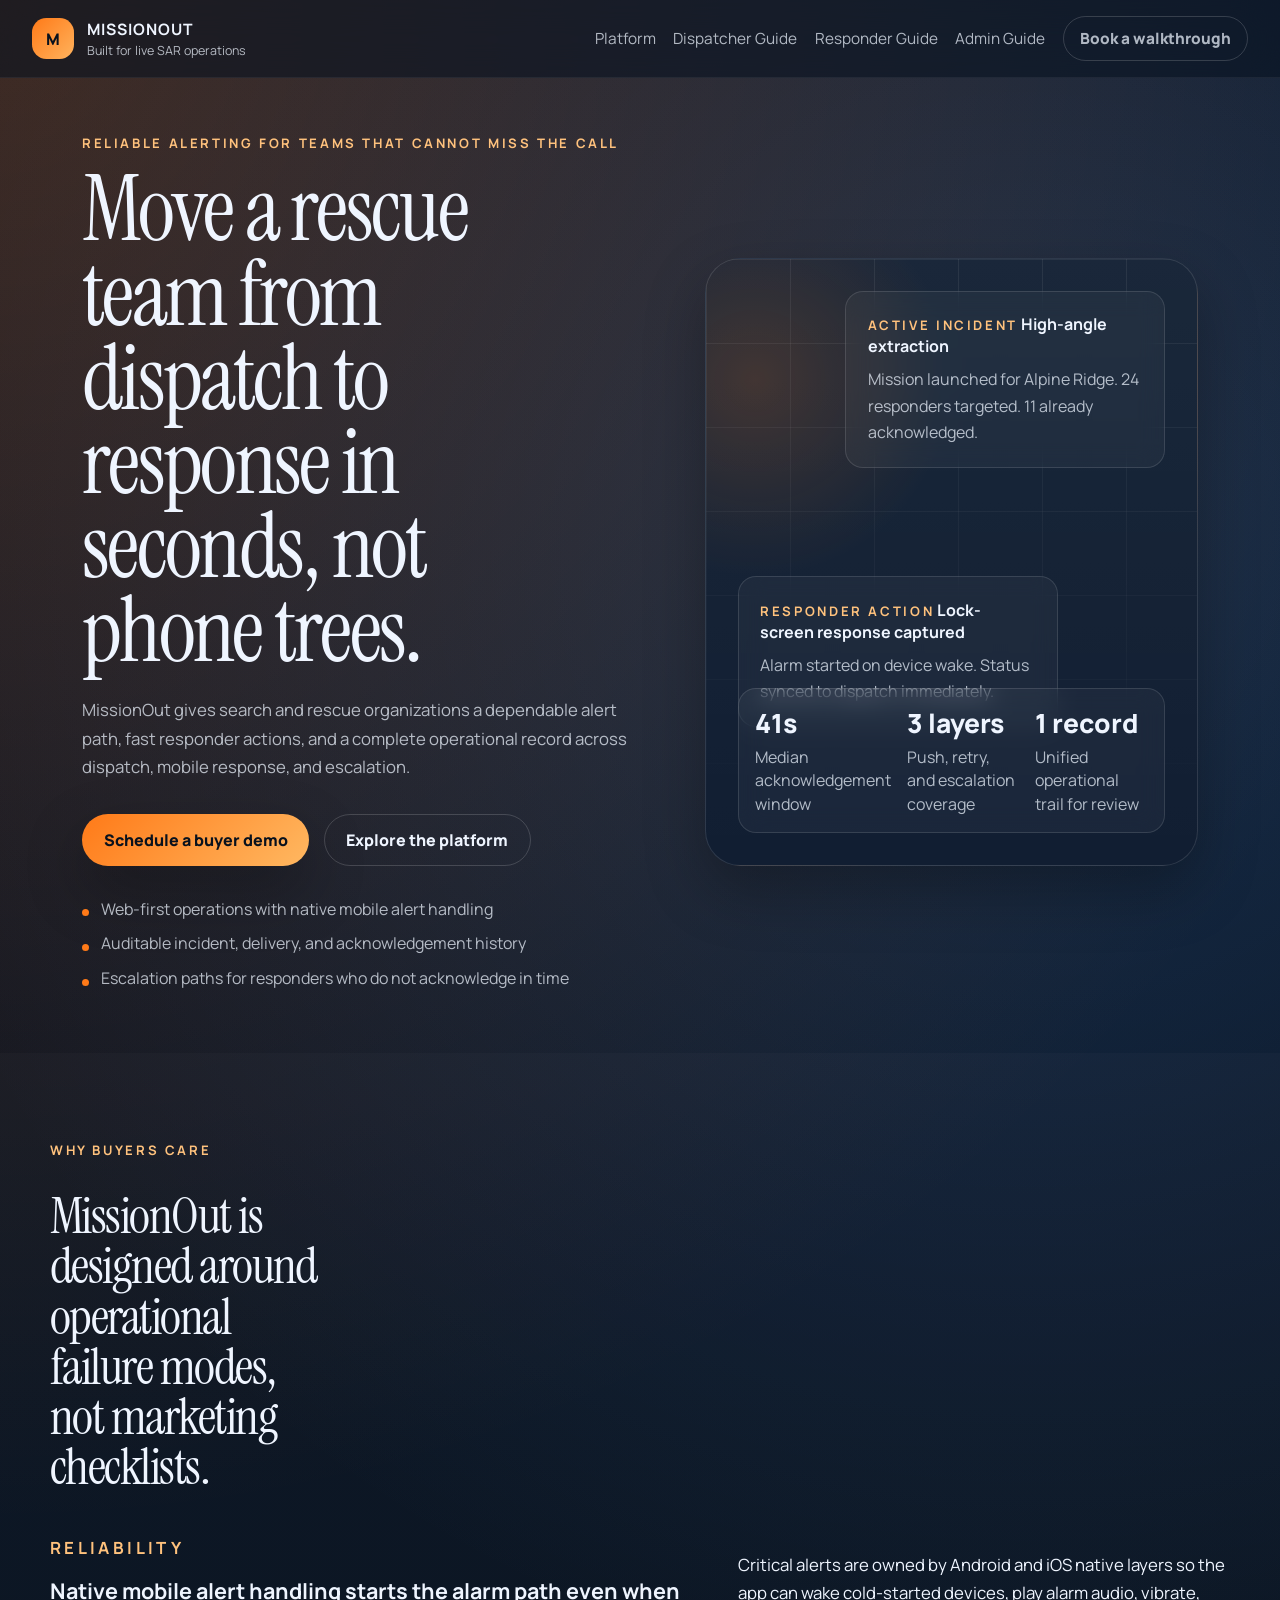
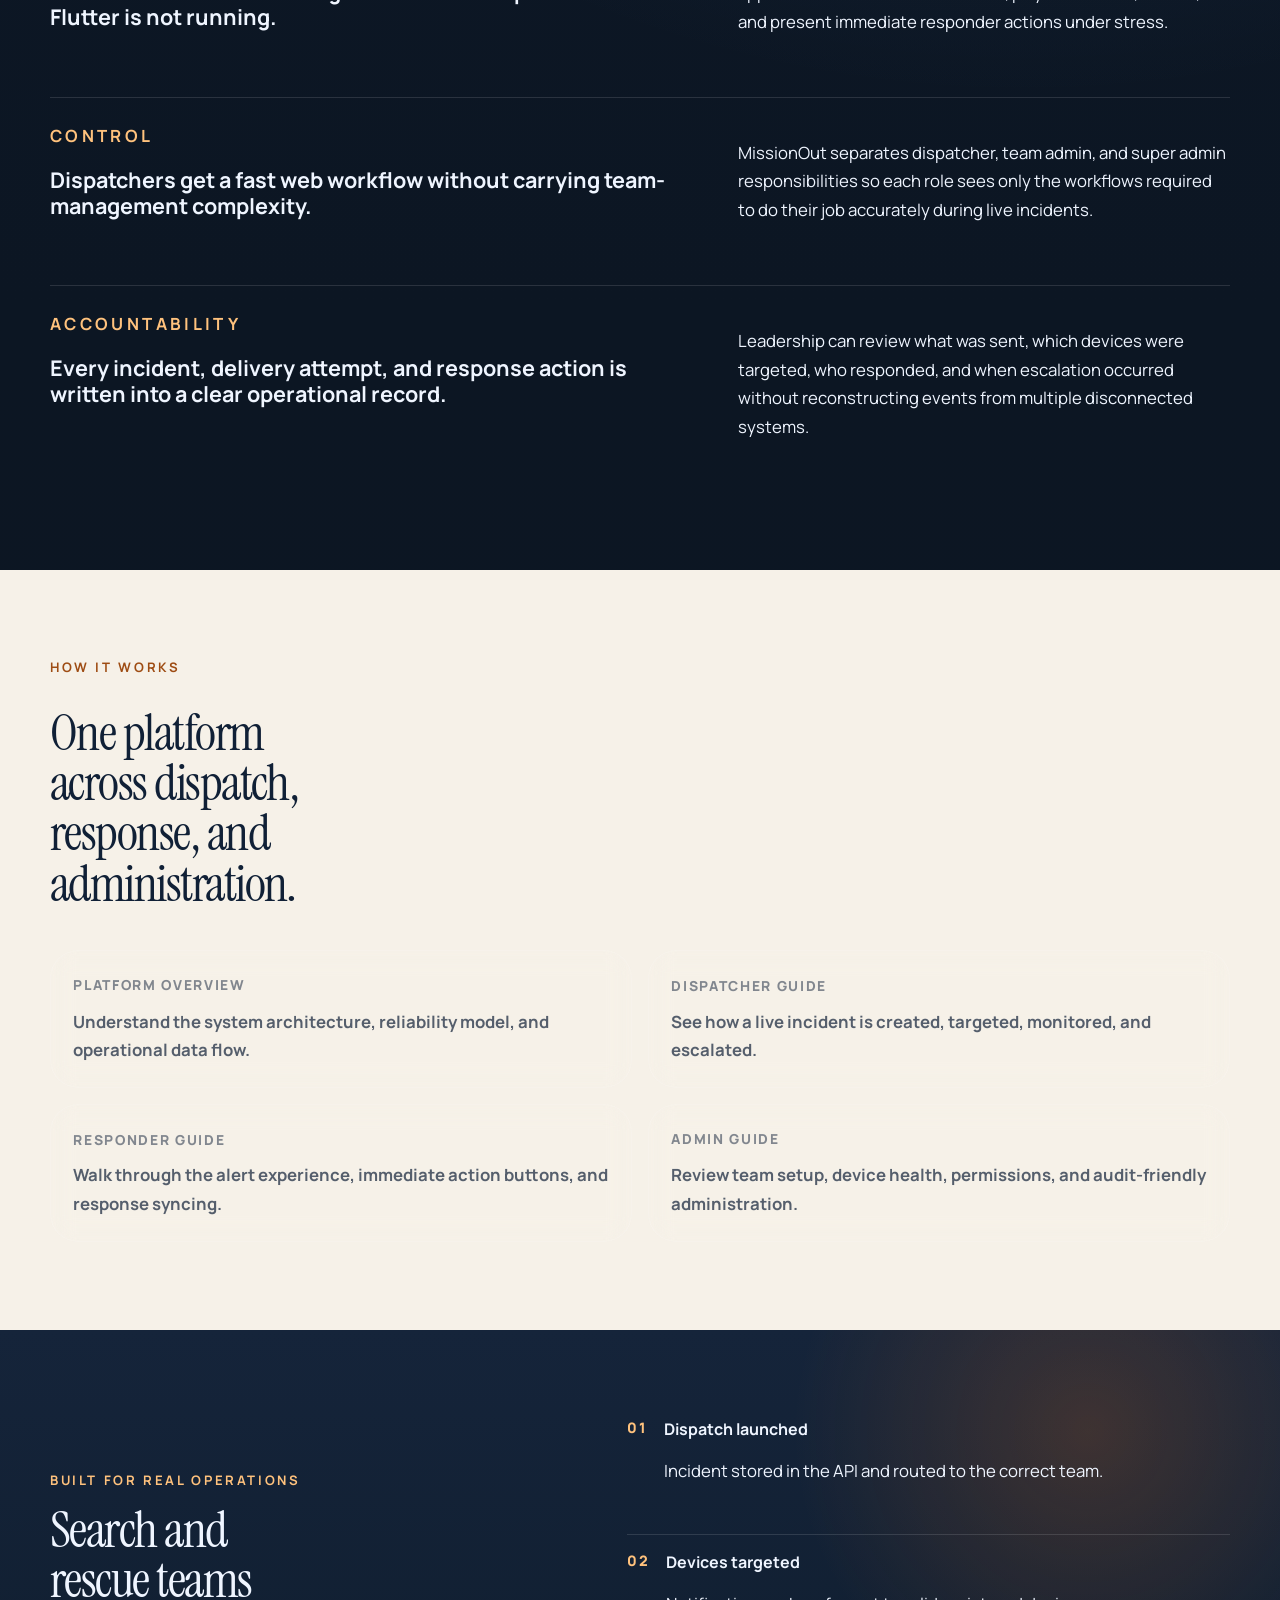
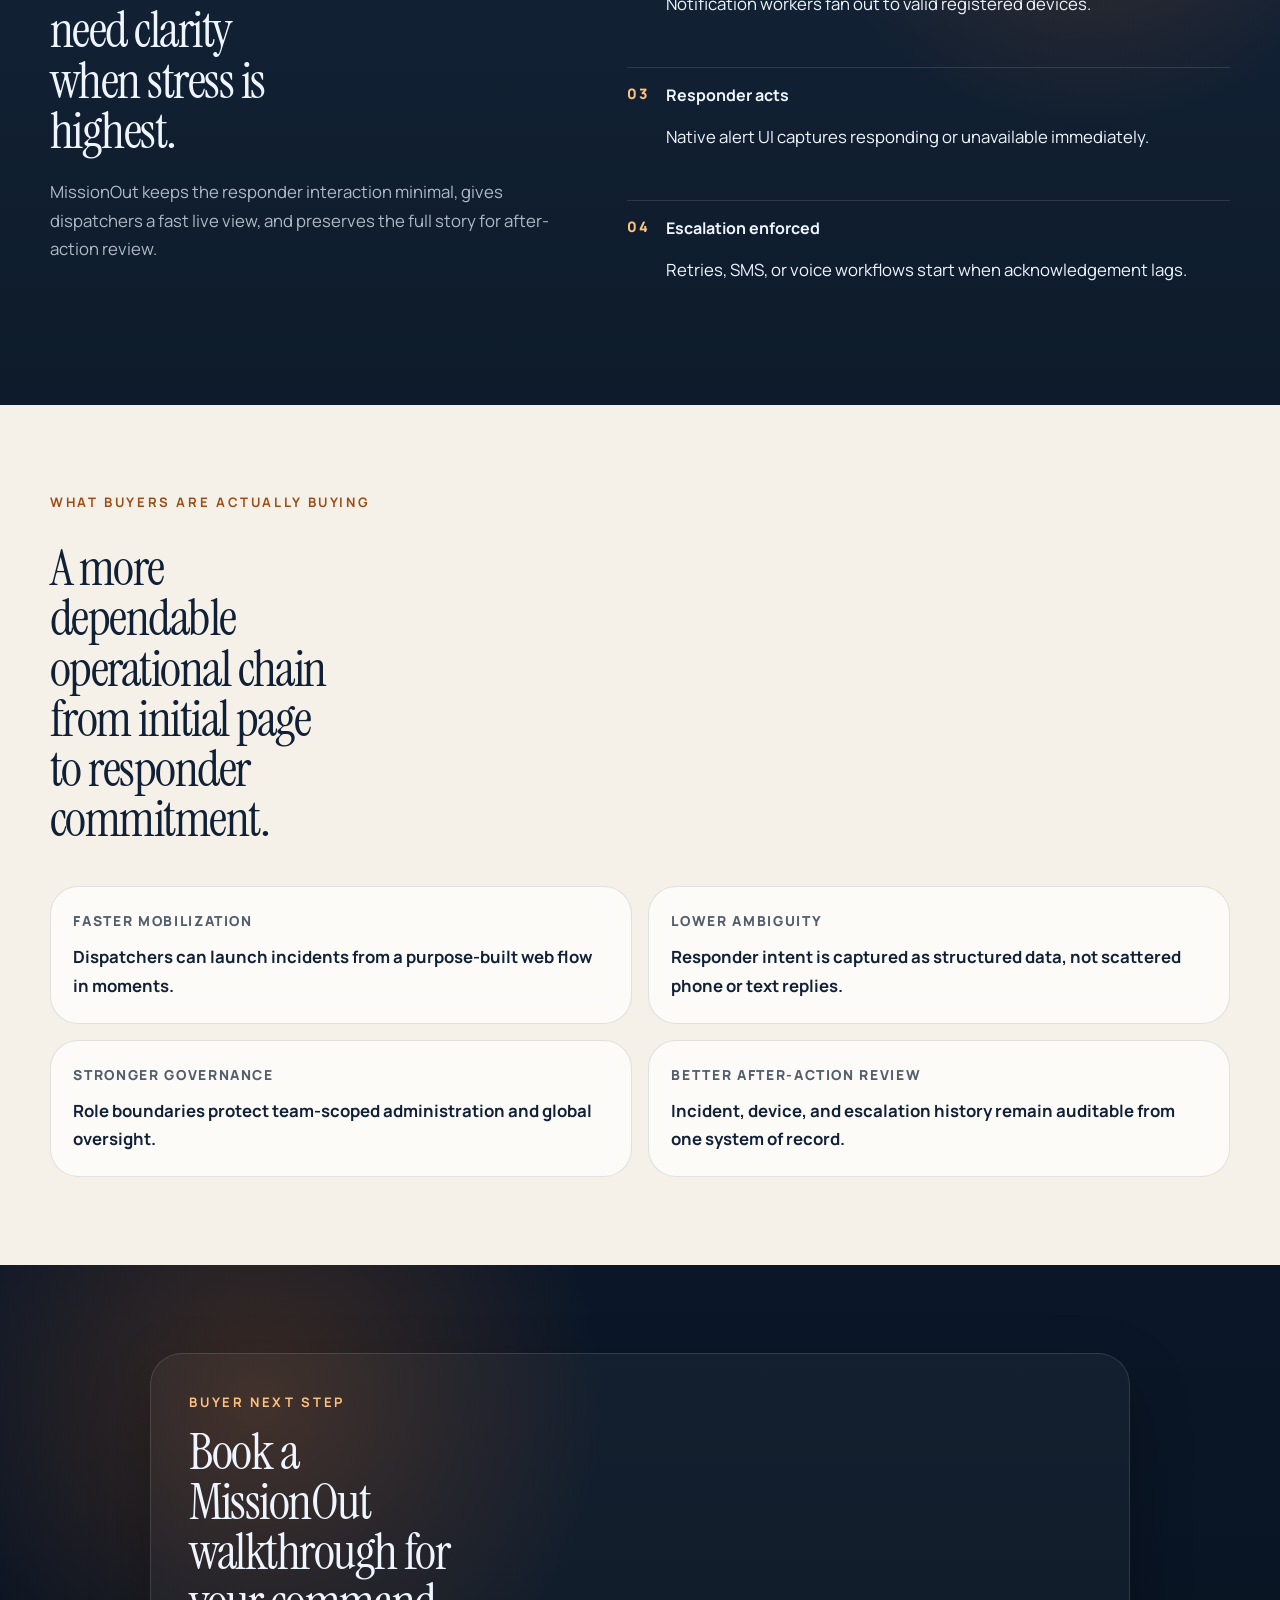
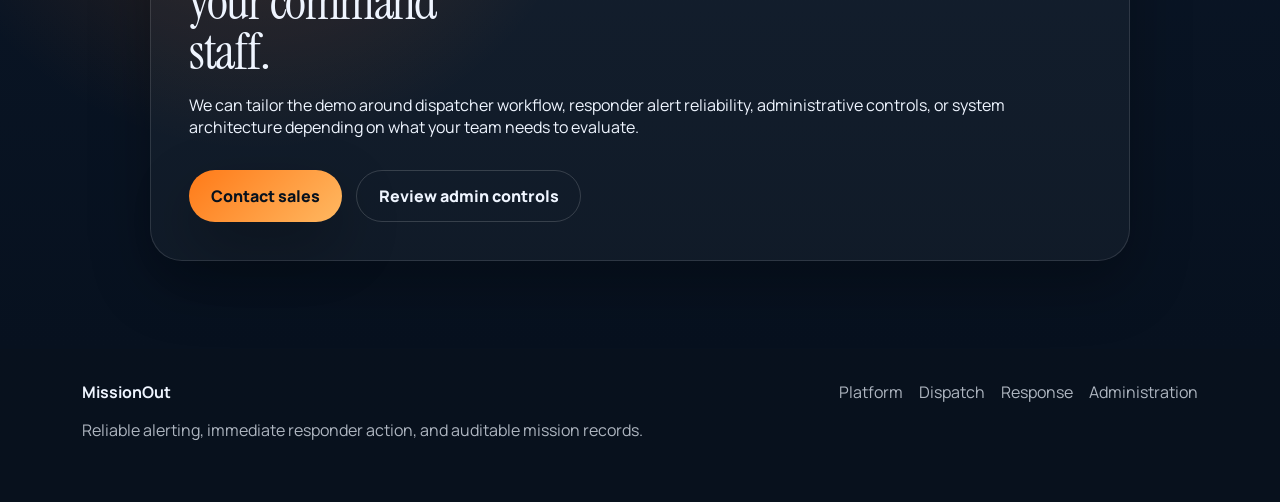
<file: website/brochure/index.html>
<!DOCTYPE html>
<html lang="en">
<head>
  <meta charset="UTF-8">
  <meta name="viewport" content="width=device-width, initial-scale=1.0">
  <meta name="description" content="MissionOut is a reliable SAR alerting platform that delivers urgent incidents fast, captures responder actions under stress, and gives leadership a clear operational record.">
  <meta name="theme-color" content="#0d1b2a">
  <title>MissionOut | Reliable Alerting for Search and Rescue</title>
  <link rel="icon" type="image/svg+xml" href="favicon.svg">
  <link rel="manifest" href="manifest.json">
  <link rel="preconnect" href="https://fonts.googleapis.com">
  <link rel="preconnect" href="https://fonts.gstatic.com" crossorigin>
  <link href="https://fonts.googleapis.com/css2?family=Instrument+Serif:ital@0;1&family=Manrope:wght@400;500;600;700;800&display=swap" rel="stylesheet">
  <link rel="stylesheet" href="styles.css">
</head>
<body>
  <div class="page-shell">
    <header class="site-header">
      <a class="brand" href="index.html" aria-label="MissionOut home">
        <span class="brand-mark">M</span>
        <span class="brand-text">
          <strong>MissionOut</strong>
          <span>Built for live SAR operations</span>
        </span>
      </a>
      <button class="nav-toggle" type="button" aria-expanded="false" aria-controls="site-nav">
        <span></span>
        <span></span>
      </button>
      <nav class="site-nav" id="site-nav">
        <a href="product.html">Platform</a>
        <a href="dispatcher-guide.html">Dispatcher Guide</a>
        <a href="responder-guide.html">Responder Guide</a>
        <a href="admin-guide.html">Admin Guide</a>
        <a class="button button-small button-ghost" href="#contact">Book a walkthrough</a>
      </nav>
    </header>

    <main>
      <section class="hero hero-home">
        <div class="hero-copy reveal">
          <p class="eyebrow">Reliable alerting for teams that cannot miss the call</p>
          <h1>Move a rescue team from dispatch to response in seconds, not phone trees.</h1>
          <p class="lede">
            MissionOut gives search and rescue organizations a dependable alert path, fast responder actions,
            and a complete operational record across dispatch, mobile response, and escalation.
          </p>
          <div class="hero-actions">
            <a class="button" href="#contact">Schedule a buyer demo</a>
            <a class="button button-secondary" href="product.html">Explore the platform</a>
          </div>
          <ul class="signal-list">
            <li>Web-first operations with native mobile alert handling</li>
            <li>Auditable incident, delivery, and acknowledgement history</li>
            <li>Escalation paths for responders who do not acknowledge in time</li>
          </ul>
        </div>
        <div class="hero-visual reveal" aria-hidden="true">
          <div class="hero-map"></div>
          <div class="hero-panel hero-panel-primary">
            <span class="panel-label">Active incident</span>
            <strong>High-angle extraction</strong>
            <p>Mission launched for Alpine Ridge. 24 responders targeted. 11 already acknowledged.</p>
          </div>
          <div class="hero-panel hero-panel-secondary">
            <span class="panel-label">Responder action</span>
            <strong>Lock-screen response captured</strong>
            <p>Alarm started on device wake. Status synced to dispatch immediately.</p>
          </div>
          <div class="hero-grid">
            <div>
              <span>41s</span>
              <p>Median acknowledgement window</p>
            </div>
            <div>
              <span>3 layers</span>
              <p>Push, retry, and escalation coverage</p>
            </div>
            <div>
              <span>1 record</span>
              <p>Unified operational trail for review</p>
            </div>
          </div>
        </div>
      </section>

      <section class="section section-dark">
        <div class="section-heading reveal">
          <p class="eyebrow">Why buyers care</p>
          <h2>MissionOut is designed around operational failure modes, not marketing checklists.</h2>
        </div>
        <div class="feature-rows">
          <article class="feature-row reveal">
            <div>
              <p class="feature-kicker">Reliability</p>
              <h3>Native mobile alert handling starts the alarm path even when Flutter is not running.</h3>
            </div>
            <p>
              Critical alerts are owned by Android and iOS native layers so the app can wake cold-started devices,
              play alarm audio, vibrate, and present immediate responder actions under stress.
            </p>
          </article>
          <article class="feature-row reveal">
            <div>
              <p class="feature-kicker">Control</p>
              <h3>Dispatchers get a fast web workflow without carrying team-management complexity.</h3>
            </div>
            <p>
              MissionOut separates dispatcher, team admin, and super admin responsibilities so each role sees only the
              workflows required to do their job accurately during live incidents.
            </p>
          </article>
          <article class="feature-row reveal">
            <div>
              <p class="feature-kicker">Accountability</p>
              <h3>Every incident, delivery attempt, and response action is written into a clear operational record.</h3>
            </div>
            <p>
              Leadership can review what was sent, which devices were targeted, who responded, and when escalation
              occurred without reconstructing events from multiple disconnected systems.
            </p>
          </article>
        </div>
      </section>

      <section class="section section-light">
        <div class="section-heading reveal">
          <p class="eyebrow">How it works</p>
          <h2>One platform across dispatch, response, and administration.</h2>
        </div>
        <div class="story-grid">
          <a class="story-card reveal" href="product.html">
            <span>Platform overview</span>
            <strong>Understand the system architecture, reliability model, and operational data flow.</strong>
          </a>
          <a class="story-card reveal" href="dispatcher-guide.html">
            <span>Dispatcher guide</span>
            <strong>See how a live incident is created, targeted, monitored, and escalated.</strong>
          </a>
          <a class="story-card reveal" href="responder-guide.html">
            <span>Responder guide</span>
            <strong>Walk through the alert experience, immediate action buttons, and response syncing.</strong>
          </a>
          <a class="story-card reveal" href="admin-guide.html">
            <span>Admin guide</span>
            <strong>Review team setup, device health, permissions, and audit-friendly administration.</strong>
          </a>
        </div>
      </section>

      <section class="section section-accent">
        <div class="split-layout">
          <div class="reveal">
            <p class="eyebrow">Built for real operations</p>
            <h2>Search and rescue teams need clarity when stress is highest.</h2>
            <p class="lede compact">
              MissionOut keeps the responder interaction minimal, gives dispatchers a fast live view, and preserves the
              full story for after-action review.
            </p>
          </div>
          <div class="timeline reveal">
            <div class="timeline-step">
              <span>01</span>
              <div>
                <strong>Dispatch launched</strong>
                <p>Incident stored in the API and routed to the correct team.</p>
              </div>
            </div>
            <div class="timeline-step">
              <span>02</span>
              <div>
                <strong>Devices targeted</strong>
                <p>Notification workers fan out to valid registered devices.</p>
              </div>
            </div>
            <div class="timeline-step">
              <span>03</span>
              <div>
                <strong>Responder acts</strong>
                <p>Native alert UI captures responding or unavailable immediately.</p>
              </div>
            </div>
            <div class="timeline-step">
              <span>04</span>
              <div>
                <strong>Escalation enforced</strong>
                <p>Retries, SMS, or voice workflows start when acknowledgement lags.</p>
              </div>
            </div>
          </div>
        </div>
      </section>

      <section class="section section-light metrics-section">
        <div class="section-heading reveal">
          <p class="eyebrow">What buyers are actually buying</p>
          <h2>A more dependable operational chain from initial page to responder commitment.</h2>
        </div>
        <div class="metrics-grid">
          <article class="metric reveal">
            <span>Faster mobilization</span>
            <strong>Dispatchers can launch incidents from a purpose-built web flow in moments.</strong>
          </article>
          <article class="metric reveal">
            <span>Lower ambiguity</span>
            <strong>Responder intent is captured as structured data, not scattered phone or text replies.</strong>
          </article>
          <article class="metric reveal">
            <span>Stronger governance</span>
            <strong>Role boundaries protect team-scoped administration and global oversight.</strong>
          </article>
          <article class="metric reveal">
            <span>Better after-action review</span>
            <strong>Incident, device, and escalation history remain auditable from one system of record.</strong>
          </article>
        </div>
      </section>

      <section class="section final-cta" id="contact">
        <div class="final-cta-panel reveal">
          <p class="eyebrow">Buyer next step</p>
          <h2>Book a MissionOut walkthrough for your command staff.</h2>
          <p>
            We can tailor the demo around dispatcher workflow, responder alert reliability, administrative controls,
            or system architecture depending on what your team needs to evaluate.
          </p>
          <div class="hero-actions">
            <a class="button" href="mailto:sales@missionout.app?subject=MissionOut%20Buyer%20Walkthrough">Contact sales</a>
            <a class="button button-secondary" href="admin-guide.html">Review admin controls</a>
          </div>
        </div>
      </section>
    </main>

    <footer class="site-footer">
      <div>
        <strong>MissionOut</strong>
        <p>Reliable alerting, immediate responder action, and auditable mission records.</p>
      </div>
      <div class="footer-links">
        <a href="product.html">Platform</a>
        <a href="dispatcher-guide.html">Dispatch</a>
        <a href="responder-guide.html">Response</a>
        <a href="admin-guide.html">Administration</a>
      </div>
    </footer>
  </div>
  <script src="app.js"></script>
</body>
</html>
</file>
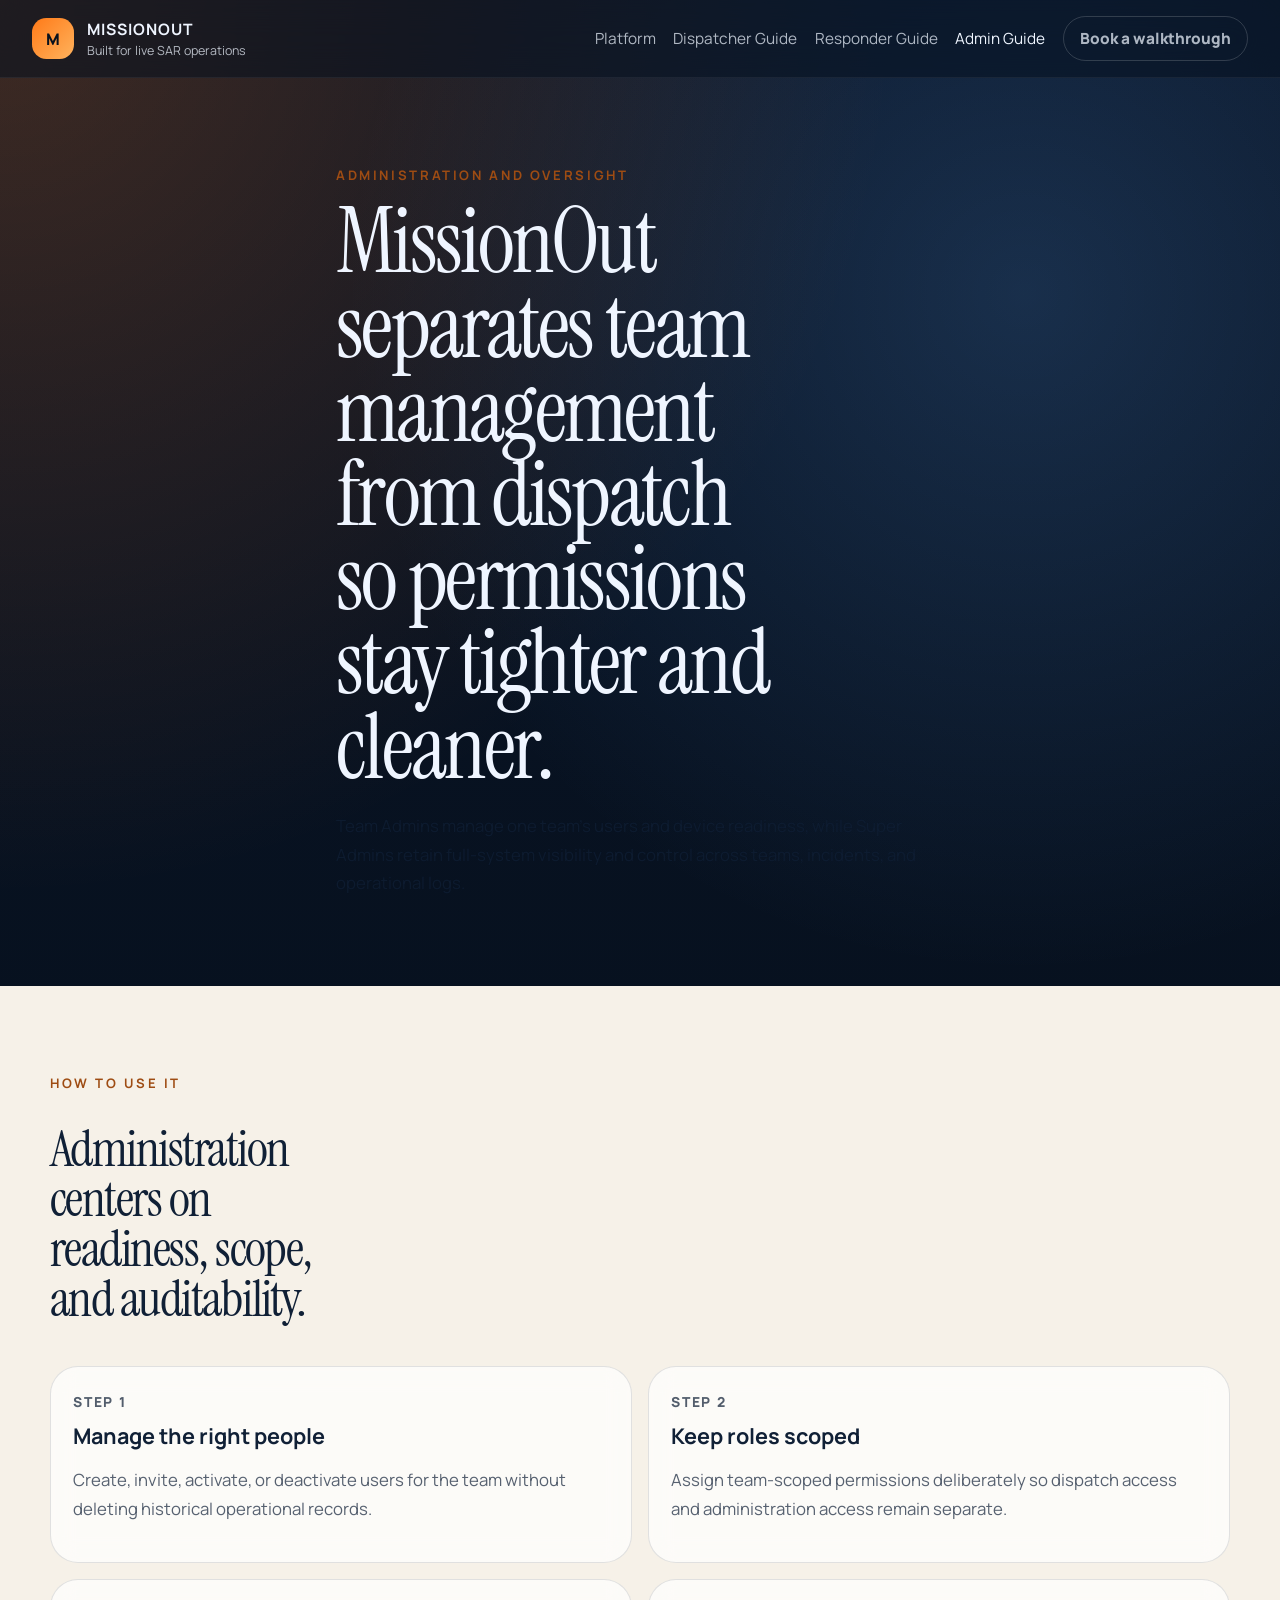
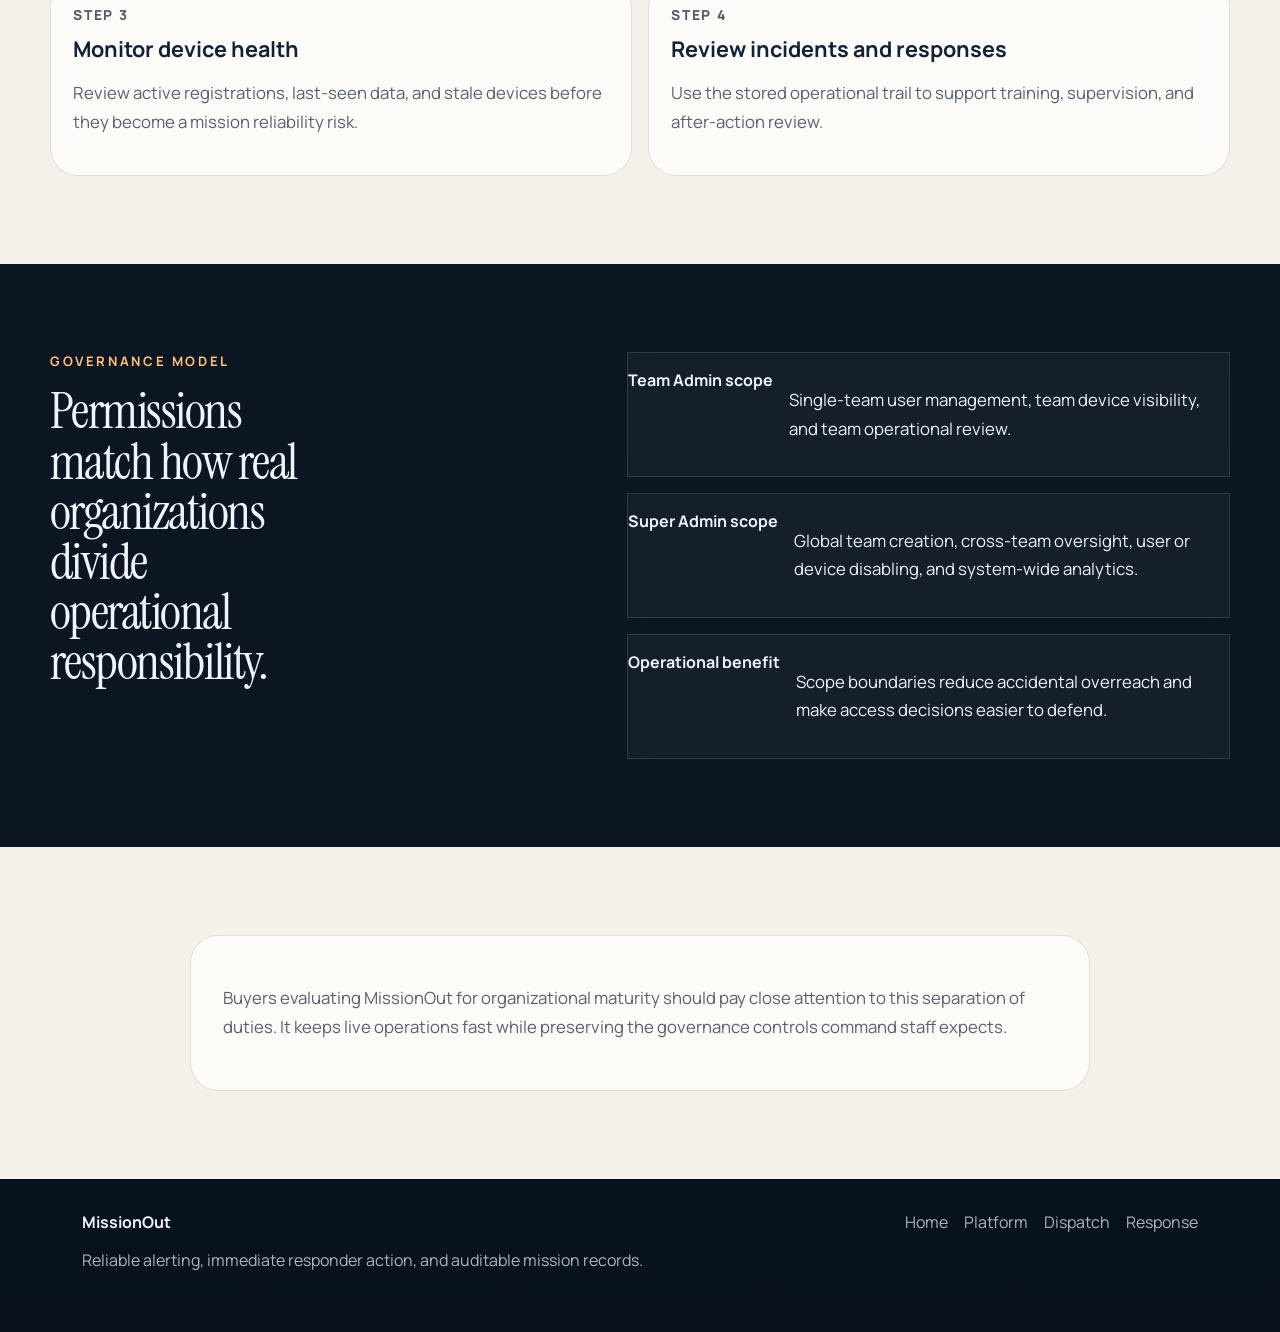
<file: website/brochure/admin-guide.html>
<!DOCTYPE html>
<html lang="en">
<head>
  <meta charset="UTF-8">
  <meta name="viewport" content="width=device-width, initial-scale=1.0">
  <meta name="description" content="Review how MissionOut handles team administration, permissions, device health, and auditable oversight.">
  <meta name="theme-color" content="#0d1b2a">
  <title>MissionOut | Admin Guide</title>
  <link rel="icon" type="image/svg+xml" href="favicon.svg">
  <link rel="manifest" href="manifest.json">
  <link rel="preconnect" href="https://fonts.googleapis.com">
  <link rel="preconnect" href="https://fonts.gstatic.com" crossorigin>
  <link href="https://fonts.googleapis.com/css2?family=Instrument+Serif:ital@0;1&family=Manrope:wght@400;500;600;700;800&display=swap" rel="stylesheet">
  <link rel="stylesheet" href="styles.css">
</head>
<body>
  <div class="page-shell">
    <header class="site-header">
      <a class="brand" href="index.html" aria-label="MissionOut home">
        <span class="brand-mark">M</span>
        <span class="brand-text">
          <strong>MissionOut</strong>
          <span>Built for live SAR operations</span>
        </span>
      </a>
      <button class="nav-toggle" type="button" aria-expanded="false" aria-controls="site-nav">
        <span></span>
        <span></span>
      </button>
      <nav class="site-nav" id="site-nav">
        <a href="product.html">Platform</a>
        <a href="dispatcher-guide.html">Dispatcher Guide</a>
        <a href="responder-guide.html">Responder Guide</a>
        <a href="admin-guide.html" aria-current="page">Admin Guide</a>
        <a class="button button-small button-ghost" href="index.html#contact">Book a walkthrough</a>
      </nav>
    </header>

    <main class="page-main">
      <section class="subhero reveal">
        <p class="eyebrow">Administration and oversight</p>
        <h1>MissionOut separates team management from dispatch so permissions stay tighter and cleaner.</h1>
        <p class="lede">
          Team Admins manage one team's users and device readiness, while Super Admins retain full-system visibility and
          control across teams, incidents, and operational logs.
        </p>
      </section>

      <section class="section section-light">
        <div class="section-heading reveal">
          <p class="eyebrow">How to use it</p>
          <h2>Administration centers on readiness, scope, and auditability.</h2>
        </div>
        <div class="guide-grid">
          <article class="guide-step reveal">
            <span>Step 1</span>
            <h3>Manage the right people</h3>
            <p>Create, invite, activate, or deactivate users for the team without deleting historical operational records.</p>
          </article>
          <article class="guide-step reveal">
            <span>Step 2</span>
            <h3>Keep roles scoped</h3>
            <p>Assign team-scoped permissions deliberately so dispatch access and administration access remain separate.</p>
          </article>
          <article class="guide-step reveal">
            <span>Step 3</span>
            <h3>Monitor device health</h3>
            <p>Review active registrations, last-seen data, and stale devices before they become a mission reliability risk.</p>
          </article>
          <article class="guide-step reveal">
            <span>Step 4</span>
            <h3>Review incidents and responses</h3>
            <p>Use the stored operational trail to support training, supervision, and after-action review.</p>
          </article>
        </div>
      </section>

      <section class="section section-dark">
        <div class="split-layout aligned-top">
          <div class="reveal">
            <p class="eyebrow">Governance model</p>
            <h2>Permissions match how real organizations divide operational responsibility.</h2>
          </div>
          <div class="role-stack reveal">
            <div class="role-item">
              <strong>Team Admin scope</strong>
              <p>Single-team user management, team device visibility, and team operational review.</p>
            </div>
            <div class="role-item">
              <strong>Super Admin scope</strong>
              <p>Global team creation, cross-team oversight, user or device disabling, and system-wide analytics.</p>
            </div>
            <div class="role-item">
              <strong>Operational benefit</strong>
              <p>Scope boundaries reduce accidental overreach and make access decisions easier to defend.</p>
            </div>
          </div>
        </div>
      </section>

      <section class="section section-light">
        <div class="quote-panel reveal">
          <p>
            Buyers evaluating MissionOut for organizational maturity should pay close attention to this separation of
            duties. It keeps live operations fast while preserving the governance controls command staff expects.
          </p>
        </div>
      </section>
    </main>

    <footer class="site-footer">
      <div>
        <strong>MissionOut</strong>
        <p>Reliable alerting, immediate responder action, and auditable mission records.</p>
      </div>
      <div class="footer-links">
        <a href="index.html">Home</a>
        <a href="product.html">Platform</a>
        <a href="dispatcher-guide.html">Dispatch</a>
        <a href="responder-guide.html">Response</a>
      </div>
    </footer>
  </div>
  <script src="app.js"></script>
</body>
</html>
</file>
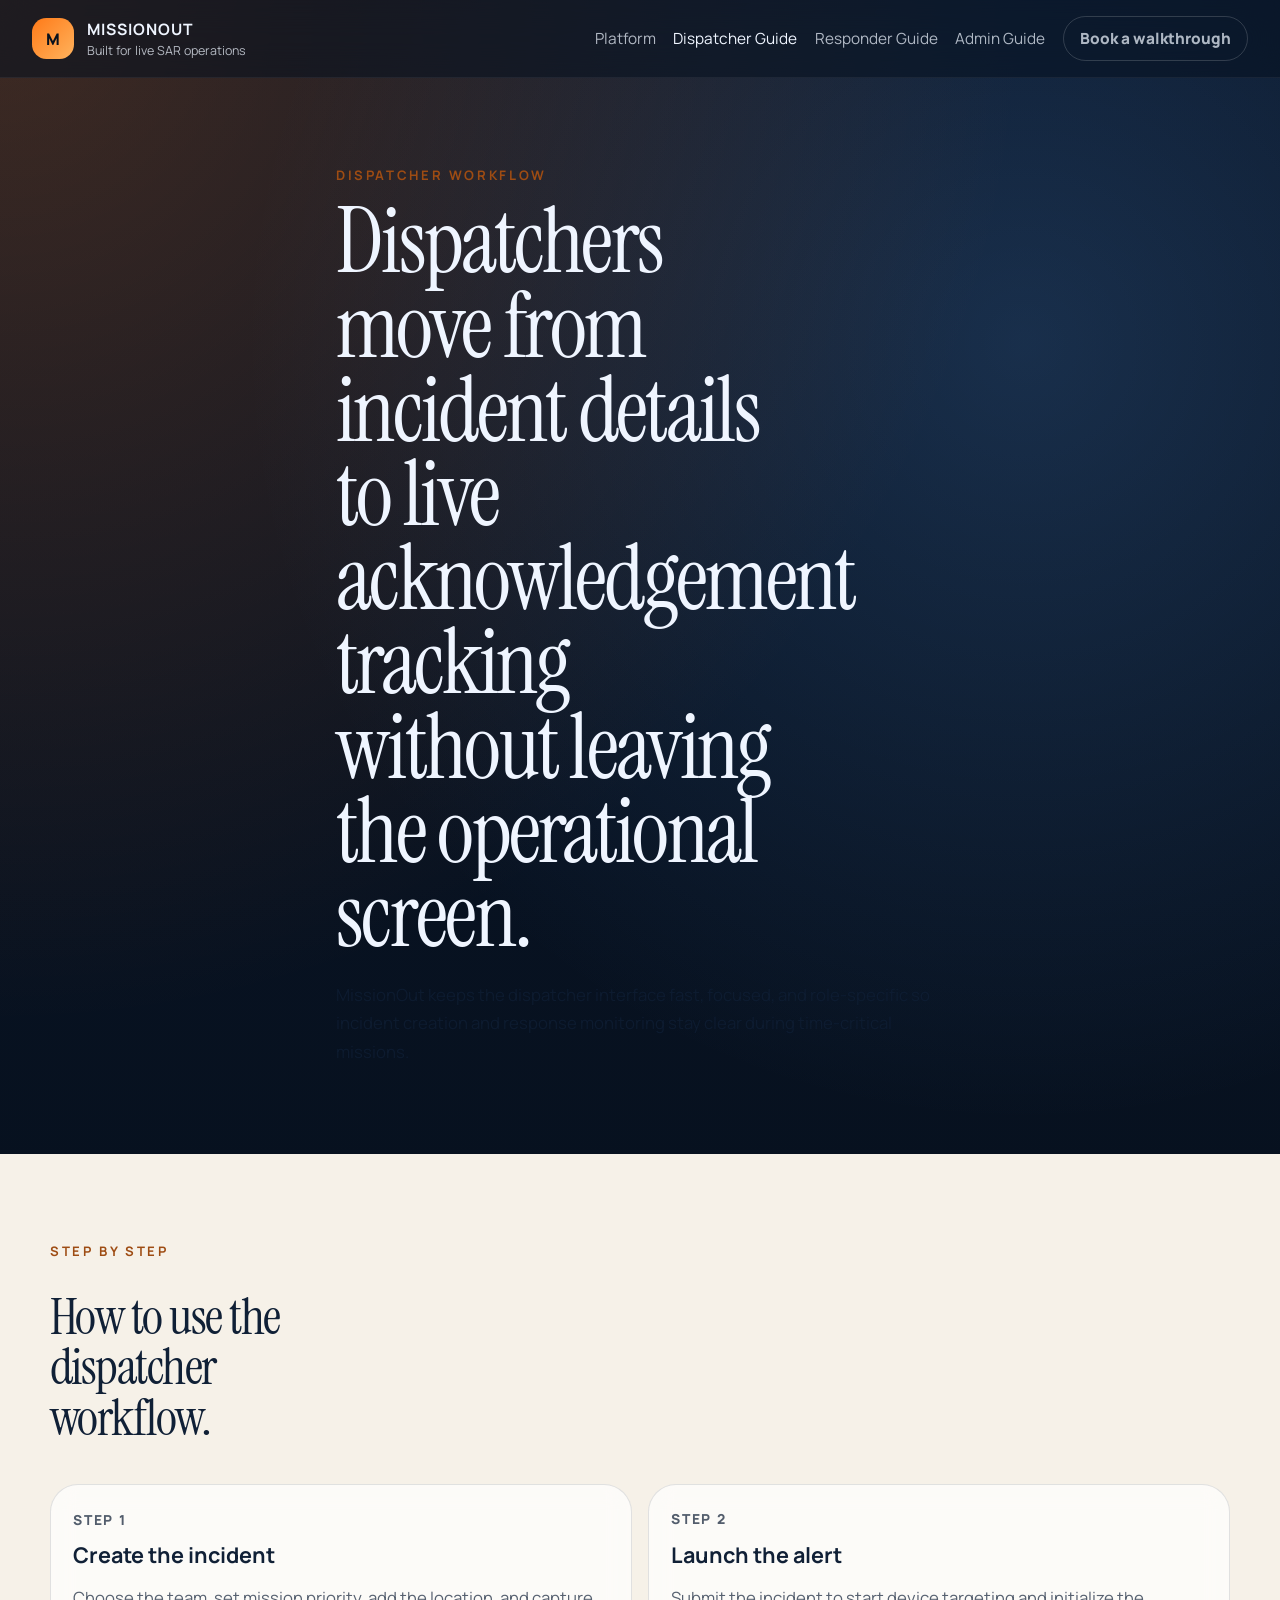
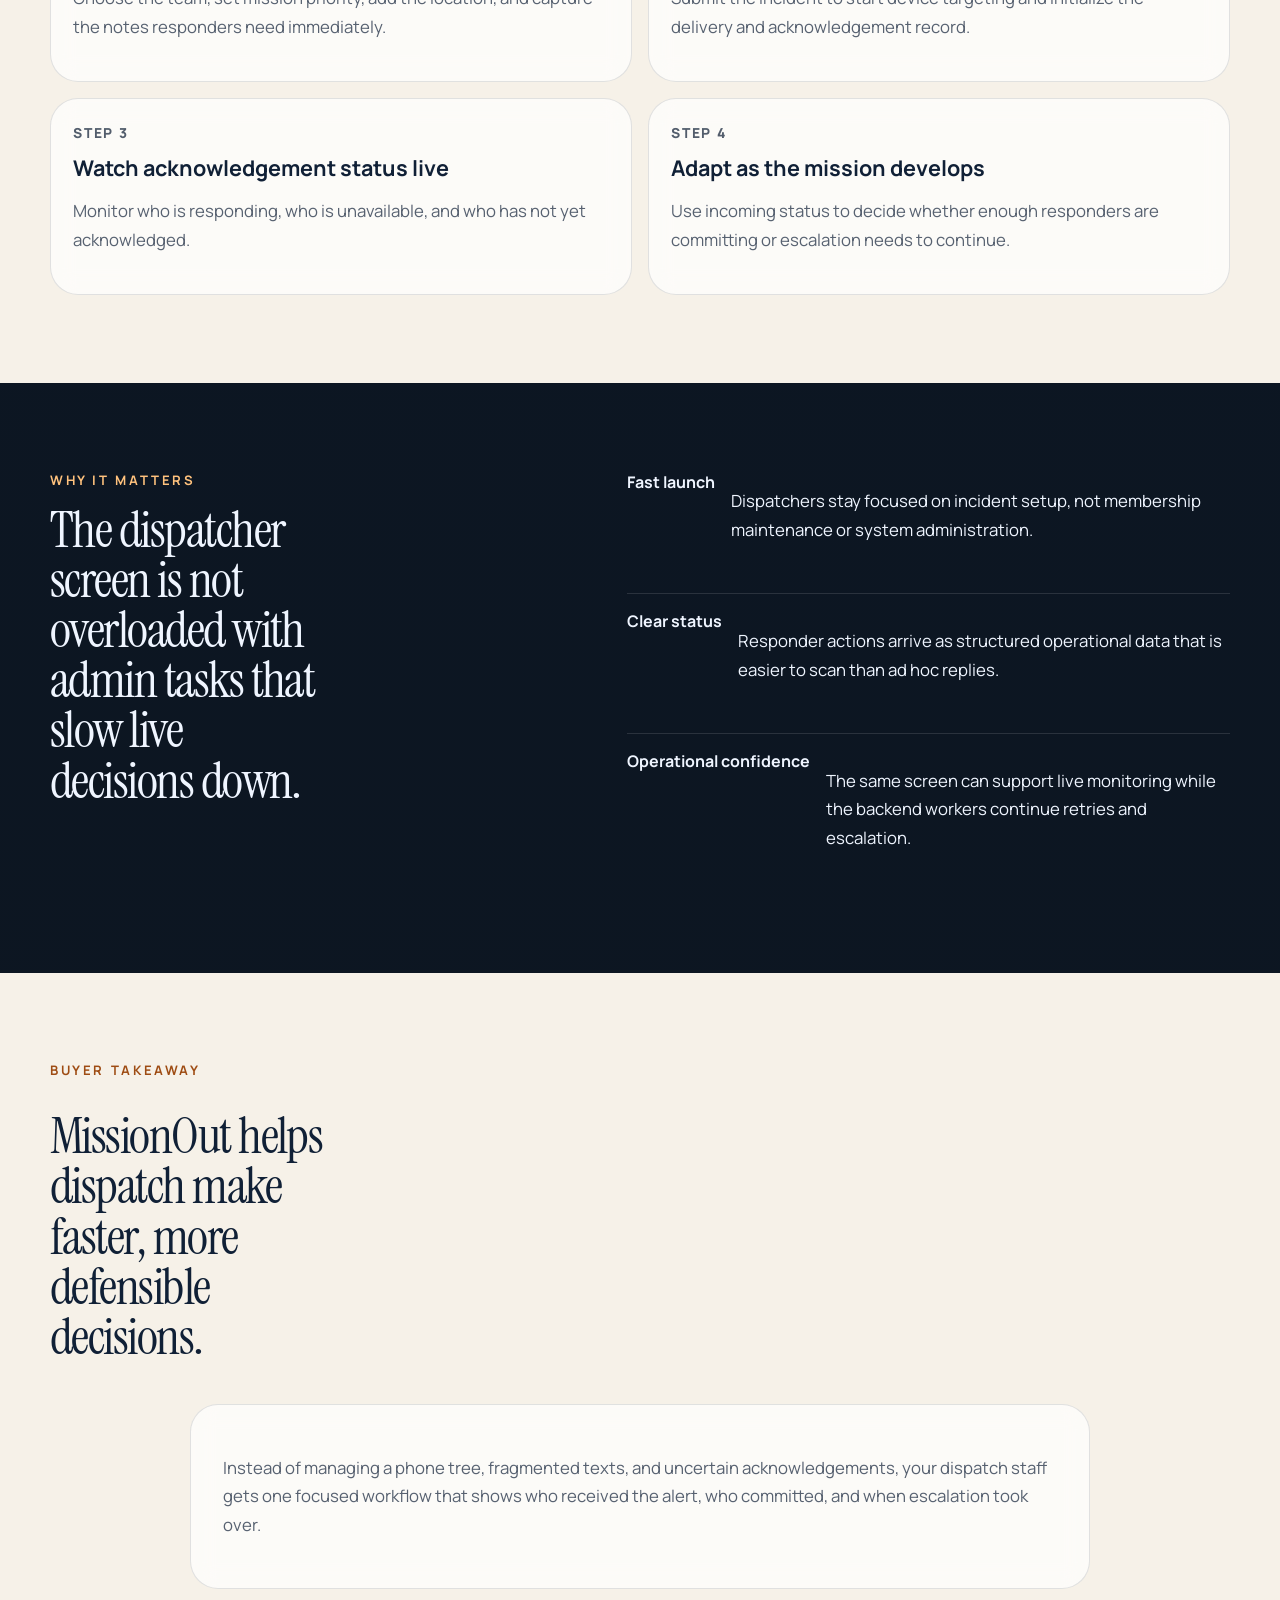
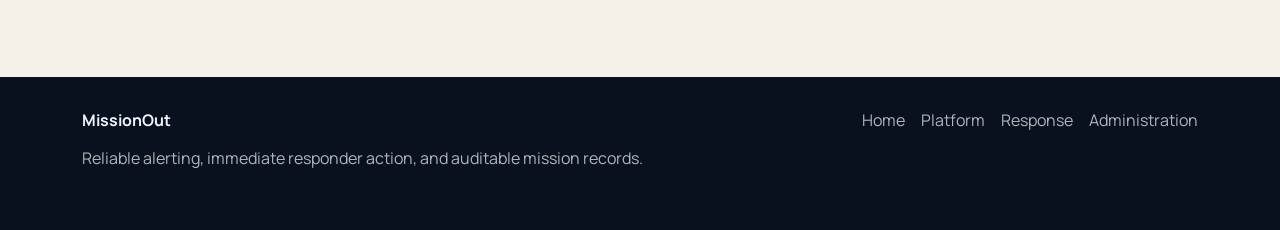
<file: website/brochure/dispatcher-guide.html>
<!DOCTYPE html>
<html lang="en">
<head>
  <meta charset="UTF-8">
  <meta name="viewport" content="width=device-width, initial-scale=1.0">
  <meta name="description" content="A guided walkthrough of the MissionOut dispatcher workflow, from incident creation to acknowledgement monitoring and escalation.">
  <meta name="theme-color" content="#0d1b2a">
  <title>MissionOut | Dispatcher Guide</title>
  <link rel="icon" type="image/svg+xml" href="favicon.svg">
  <link rel="manifest" href="manifest.json">
  <link rel="preconnect" href="https://fonts.googleapis.com">
  <link rel="preconnect" href="https://fonts.gstatic.com" crossorigin>
  <link href="https://fonts.googleapis.com/css2?family=Instrument+Serif:ital@0;1&family=Manrope:wght@400;500;600;700;800&display=swap" rel="stylesheet">
  <link rel="stylesheet" href="styles.css">
</head>
<body>
  <div class="page-shell">
    <header class="site-header">
      <a class="brand" href="index.html" aria-label="MissionOut home">
        <span class="brand-mark">M</span>
        <span class="brand-text">
          <strong>MissionOut</strong>
          <span>Built for live SAR operations</span>
        </span>
      </a>
      <button class="nav-toggle" type="button" aria-expanded="false" aria-controls="site-nav">
        <span></span>
        <span></span>
      </button>
      <nav class="site-nav" id="site-nav">
        <a href="product.html">Platform</a>
        <a href="dispatcher-guide.html" aria-current="page">Dispatcher Guide</a>
        <a href="responder-guide.html">Responder Guide</a>
        <a href="admin-guide.html">Admin Guide</a>
        <a class="button button-small button-ghost" href="index.html#contact">Book a walkthrough</a>
      </nav>
    </header>

    <main class="page-main">
      <section class="subhero reveal">
        <p class="eyebrow">Dispatcher workflow</p>
        <h1>Dispatchers move from incident details to live acknowledgement tracking without leaving the operational screen.</h1>
        <p class="lede">
          MissionOut keeps the dispatcher interface fast, focused, and role-specific so incident creation and response
          monitoring stay clear during time-critical missions.
        </p>
      </section>

      <section class="section section-light">
        <div class="section-heading reveal">
          <p class="eyebrow">Step by step</p>
          <h2>How to use the dispatcher workflow.</h2>
        </div>
        <div class="guide-grid">
          <article class="guide-step reveal">
            <span>Step 1</span>
            <h3>Create the incident</h3>
            <p>Choose the team, set mission priority, add the location, and capture the notes responders need immediately.</p>
          </article>
          <article class="guide-step reveal">
            <span>Step 2</span>
            <h3>Launch the alert</h3>
            <p>Submit the incident to start device targeting and initialize the delivery and acknowledgement record.</p>
          </article>
          <article class="guide-step reveal">
            <span>Step 3</span>
            <h3>Watch acknowledgement status live</h3>
            <p>Monitor who is responding, who is unavailable, and who has not yet acknowledged.</p>
          </article>
          <article class="guide-step reveal">
            <span>Step 4</span>
            <h3>Adapt as the mission develops</h3>
            <p>Use incoming status to decide whether enough responders are committing or escalation needs to continue.</p>
          </article>
        </div>
      </section>

      <section class="section section-dark">
        <div class="split-layout aligned-top">
          <div class="reveal">
            <p class="eyebrow">Why it matters</p>
            <h2>The dispatcher screen is not overloaded with admin tasks that slow live decisions down.</h2>
          </div>
          <div class="check-list reveal">
            <div>
              <strong>Fast launch</strong>
              <p>Dispatchers stay focused on incident setup, not membership maintenance or system administration.</p>
            </div>
            <div>
              <strong>Clear status</strong>
              <p>Responder actions arrive as structured operational data that is easier to scan than ad hoc replies.</p>
            </div>
            <div>
              <strong>Operational confidence</strong>
              <p>The same screen can support live monitoring while the backend workers continue retries and escalation.</p>
            </div>
          </div>
        </div>
      </section>

      <section class="section section-light">
        <div class="section-heading reveal">
          <p class="eyebrow">Buyer takeaway</p>
          <h2>MissionOut helps dispatch make faster, more defensible decisions.</h2>
        </div>
        <div class="quote-panel reveal">
          <p>
            Instead of managing a phone tree, fragmented texts, and uncertain acknowledgements, your dispatch staff gets
            one focused workflow that shows who received the alert, who committed, and when escalation took over.
          </p>
        </div>
      </section>
    </main>

    <footer class="site-footer">
      <div>
        <strong>MissionOut</strong>
        <p>Reliable alerting, immediate responder action, and auditable mission records.</p>
      </div>
      <div class="footer-links">
        <a href="index.html">Home</a>
        <a href="product.html">Platform</a>
        <a href="responder-guide.html">Response</a>
        <a href="admin-guide.html">Administration</a>
      </div>
    </footer>
  </div>
  <script src="app.js"></script>
</body>
</html>
</file>
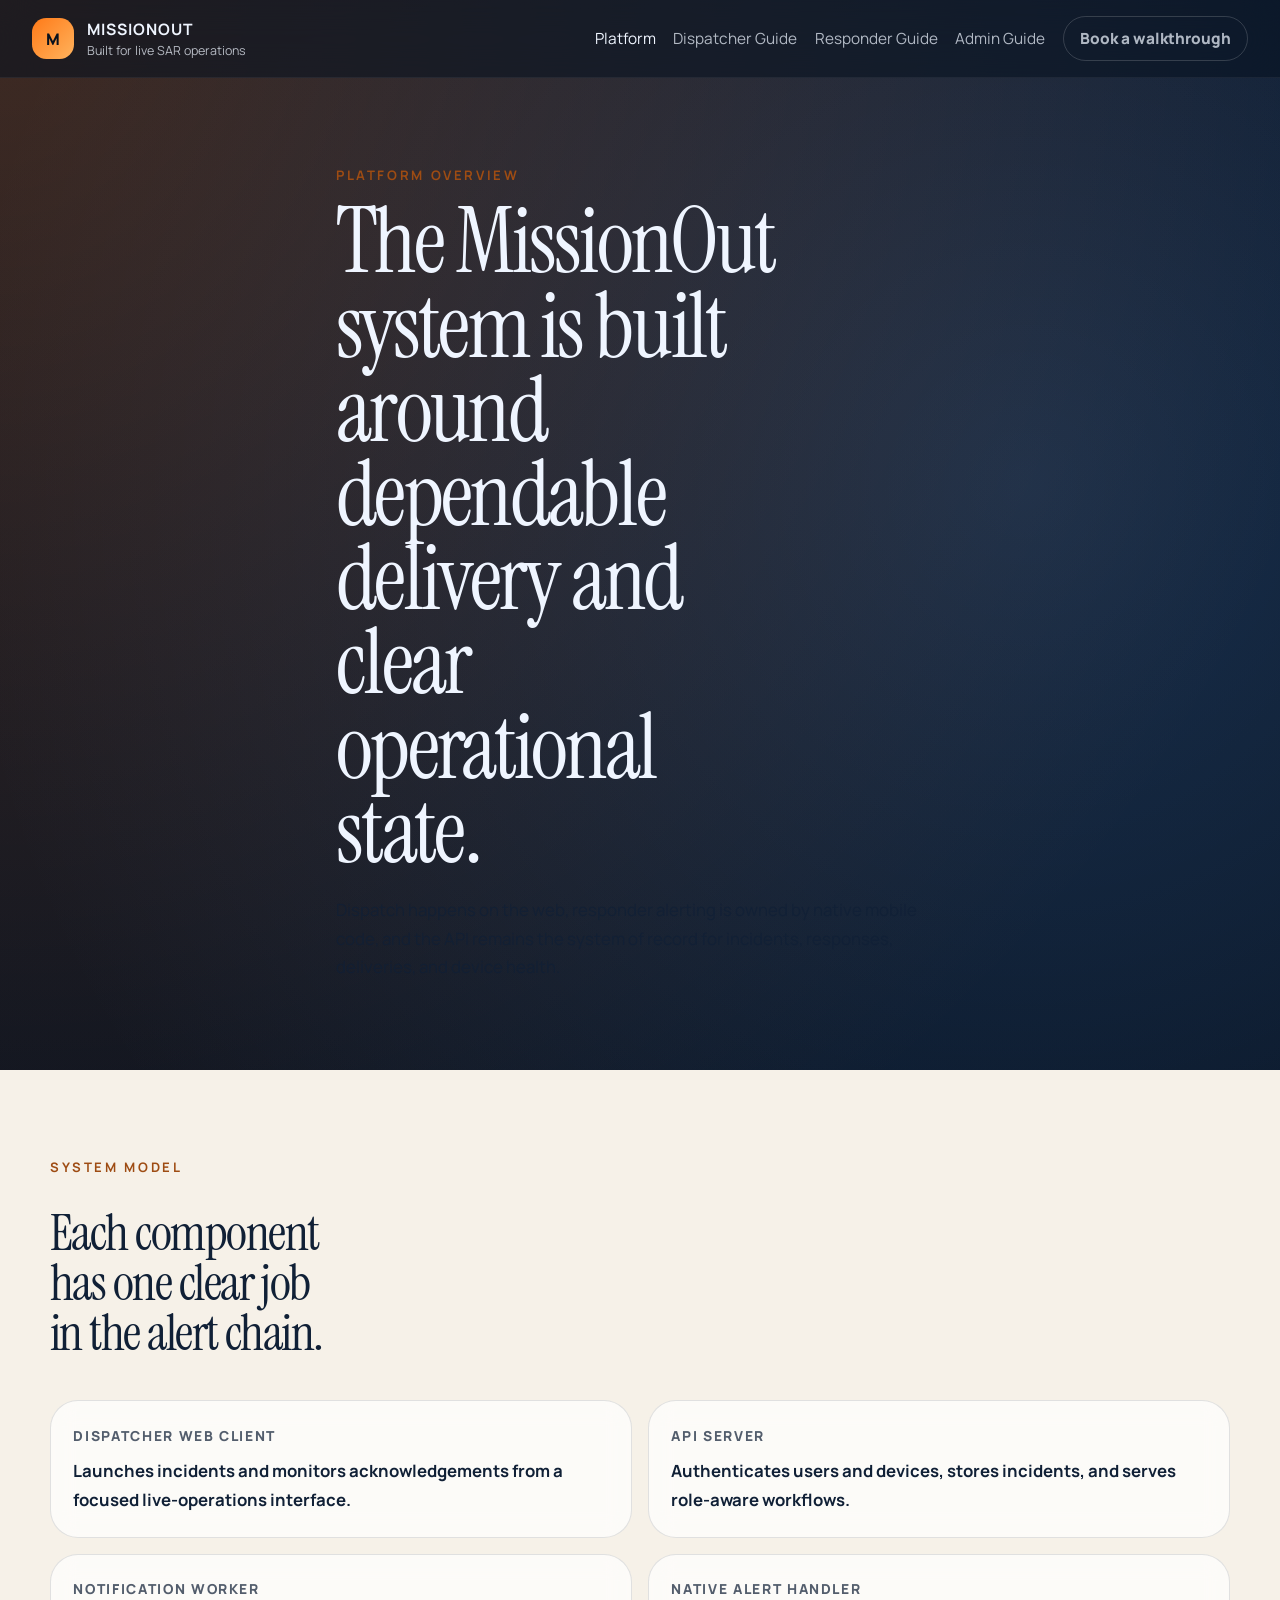
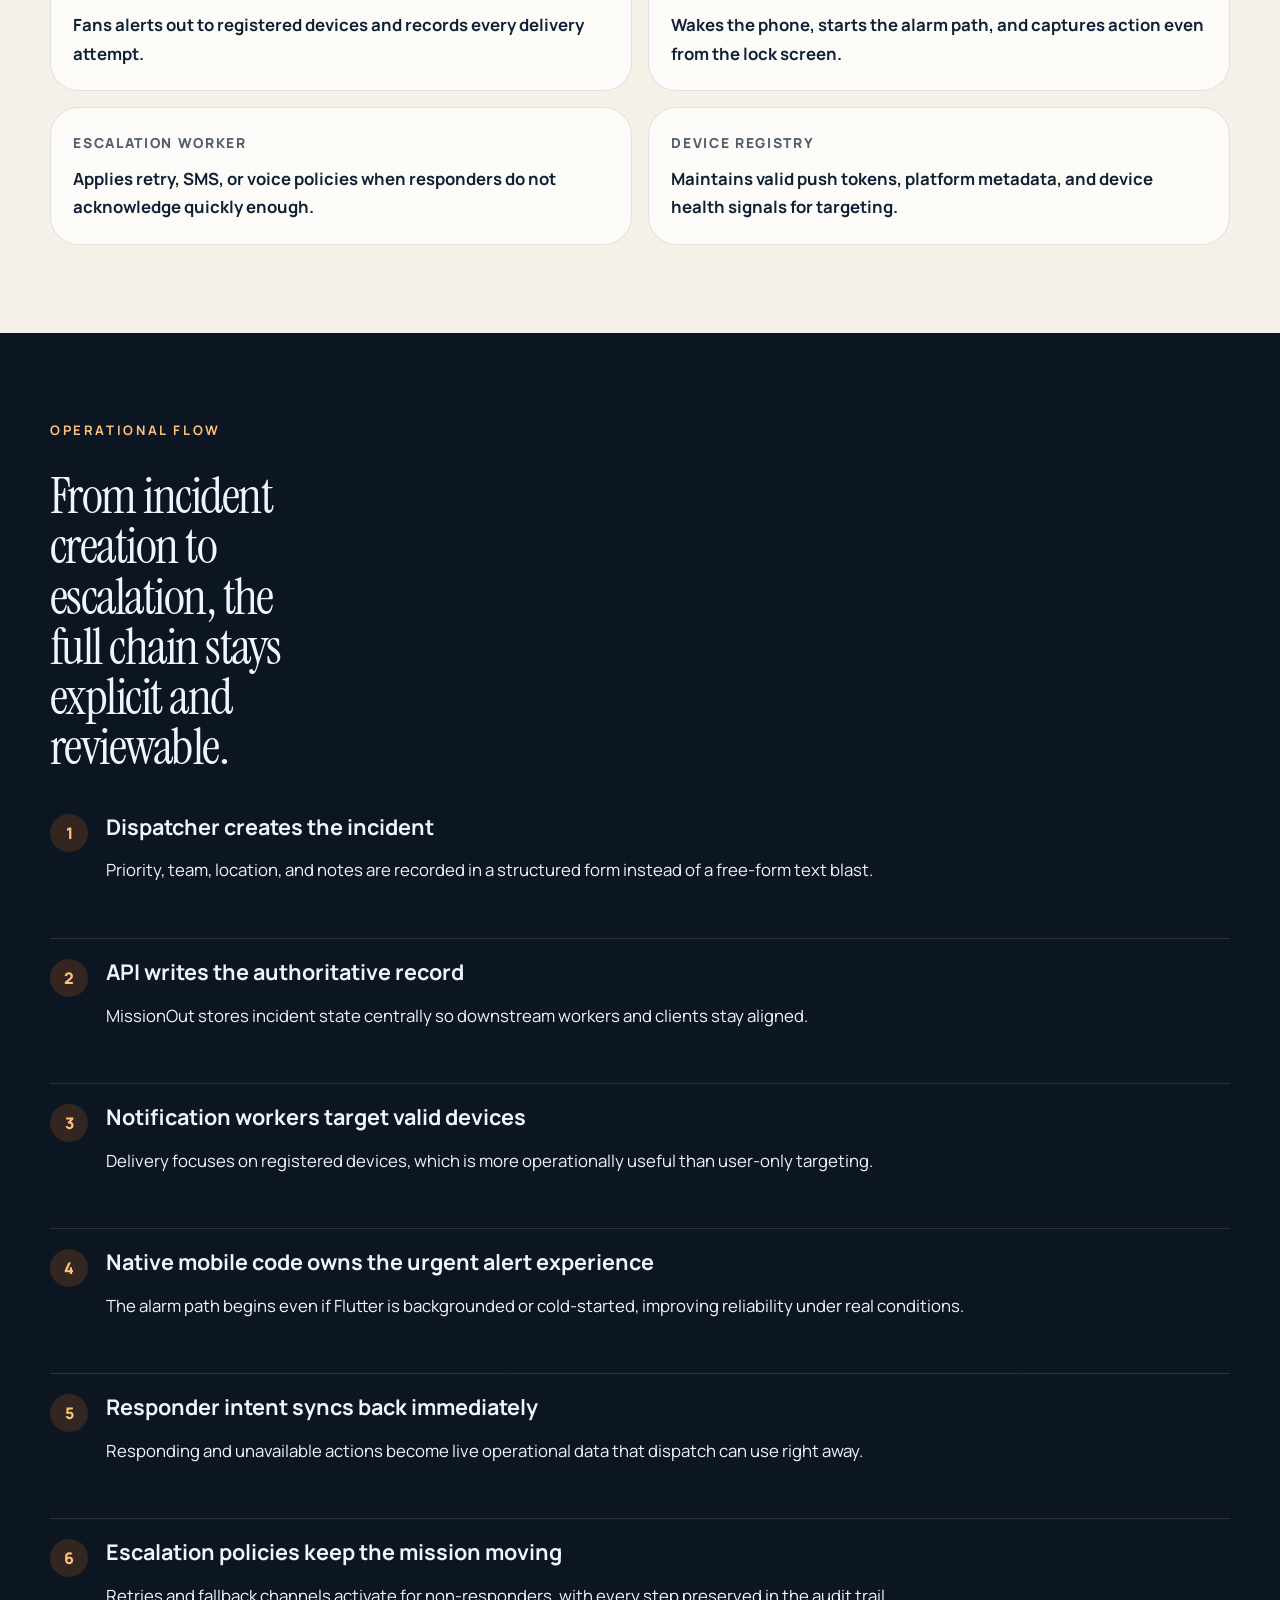
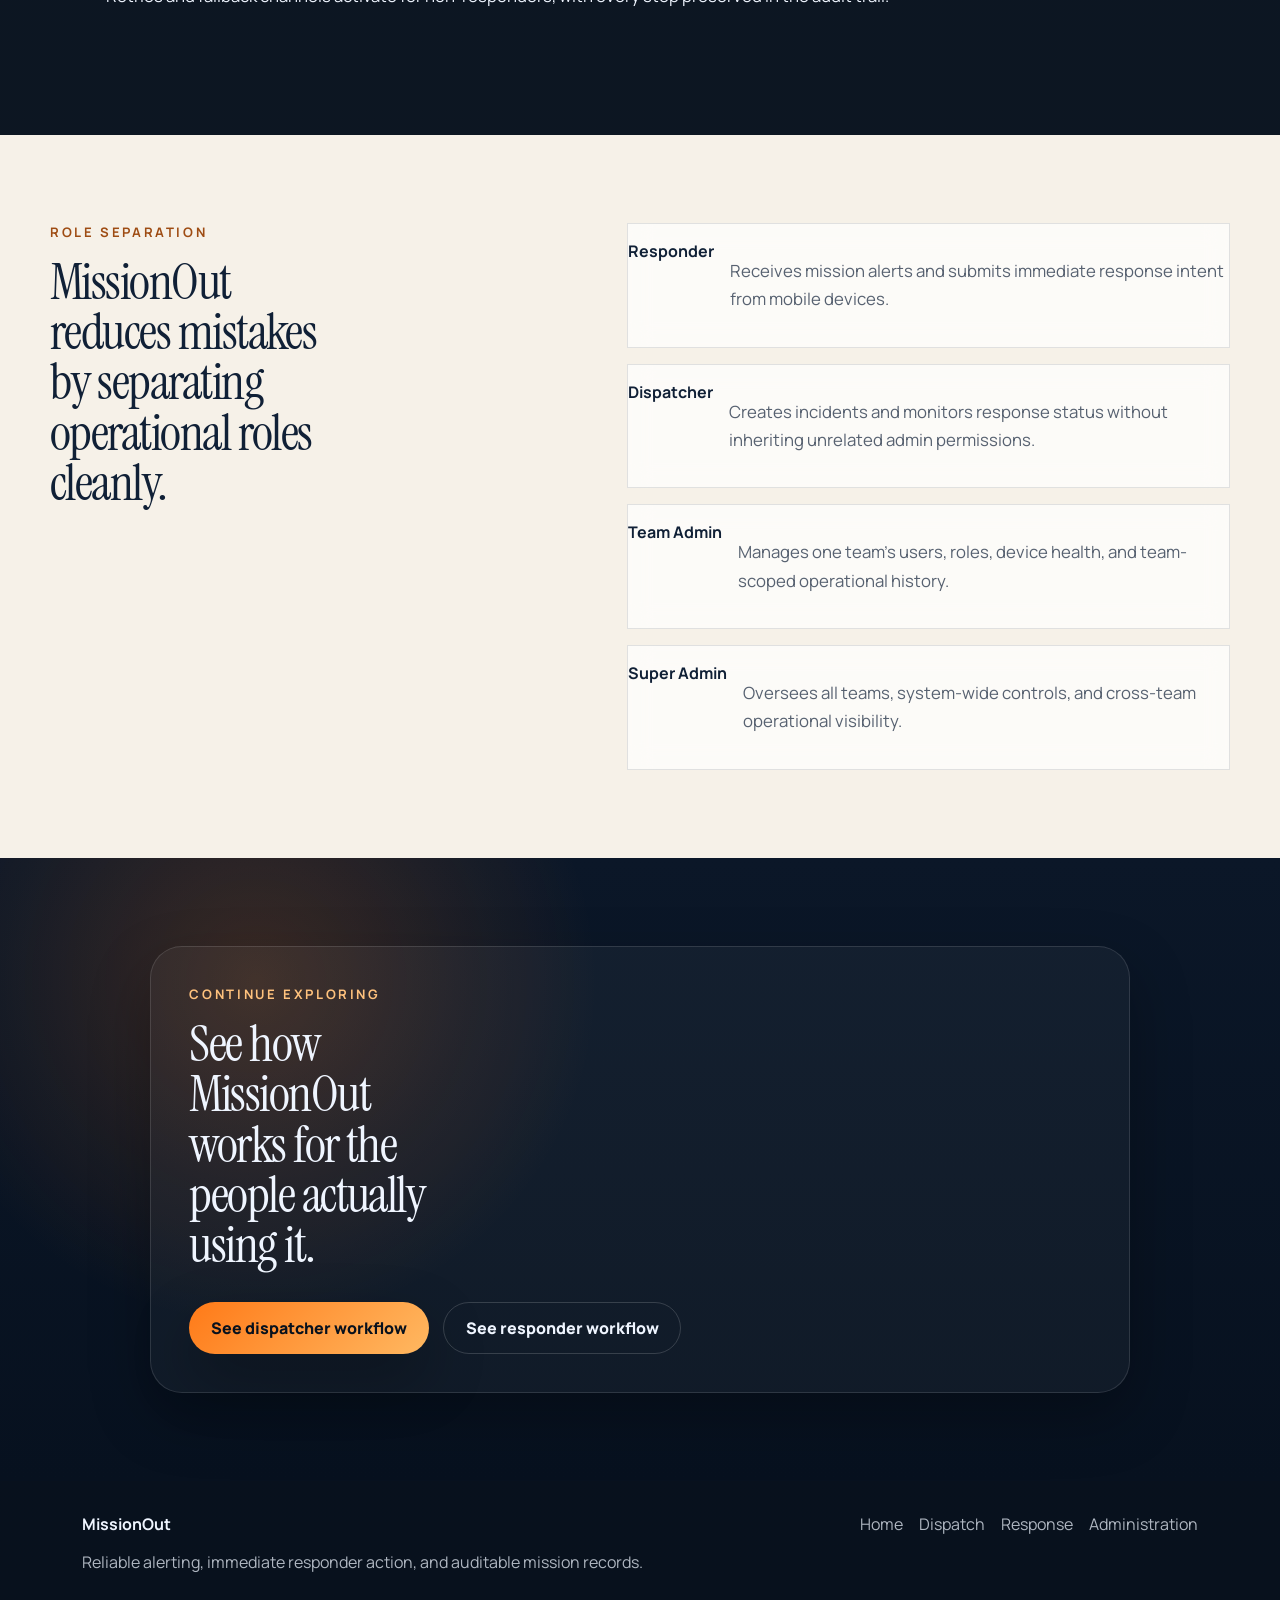
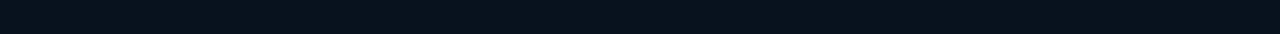
<file: website/brochure/product.html>
<!DOCTYPE html>
<html lang="en">
<head>
  <meta charset="UTF-8">
  <meta name="viewport" content="width=device-width, initial-scale=1.0">
  <meta name="description" content="Learn how MissionOut connects dispatch, responder mobile alerts, device targeting, and escalation into one reliable SAR alerting platform.">
  <meta name="theme-color" content="#0d1b2a">
  <title>MissionOut Platform | Product Overview</title>
  <link rel="icon" type="image/svg+xml" href="favicon.svg">
  <link rel="manifest" href="manifest.json">
  <link rel="preconnect" href="https://fonts.googleapis.com">
  <link rel="preconnect" href="https://fonts.gstatic.com" crossorigin>
  <link href="https://fonts.googleapis.com/css2?family=Instrument+Serif:ital@0;1&family=Manrope:wght@400;500;600;700;800&display=swap" rel="stylesheet">
  <link rel="stylesheet" href="styles.css">
</head>
<body>
  <div class="page-shell">
    <header class="site-header">
      <a class="brand" href="index.html" aria-label="MissionOut home">
        <span class="brand-mark">M</span>
        <span class="brand-text">
          <strong>MissionOut</strong>
          <span>Built for live SAR operations</span>
        </span>
      </a>
      <button class="nav-toggle" type="button" aria-expanded="false" aria-controls="site-nav">
        <span></span>
        <span></span>
      </button>
      <nav class="site-nav" id="site-nav">
        <a href="product.html" aria-current="page">Platform</a>
        <a href="dispatcher-guide.html">Dispatcher Guide</a>
        <a href="responder-guide.html">Responder Guide</a>
        <a href="admin-guide.html">Admin Guide</a>
        <a class="button button-small button-ghost" href="index.html#contact">Book a walkthrough</a>
      </nav>
    </header>

    <main class="page-main">
      <section class="subhero reveal">
        <p class="eyebrow">Platform overview</p>
        <h1>The MissionOut system is built around dependable delivery and clear operational state.</h1>
        <p class="lede">
          Dispatch happens on the web, responder alerting is owned by native mobile code, and the API remains the
          system of record for incidents, responses, deliveries, and device health.
        </p>
      </section>

      <section class="section section-light">
        <div class="section-heading reveal">
          <p class="eyebrow">System model</p>
          <h2>Each component has one clear job in the alert chain.</h2>
        </div>
        <div class="info-grid">
          <article class="info-panel reveal">
            <span>Dispatcher web client</span>
            <strong>Launches incidents and monitors acknowledgements from a focused live-operations interface.</strong>
          </article>
          <article class="info-panel reveal">
            <span>API server</span>
            <strong>Authenticates users and devices, stores incidents, and serves role-aware workflows.</strong>
          </article>
          <article class="info-panel reveal">
            <span>Notification worker</span>
            <strong>Fans alerts out to registered devices and records every delivery attempt.</strong>
          </article>
          <article class="info-panel reveal">
            <span>Native alert handler</span>
            <strong>Wakes the phone, starts the alarm path, and captures action even from the lock screen.</strong>
          </article>
          <article class="info-panel reveal">
            <span>Escalation worker</span>
            <strong>Applies retry, SMS, or voice policies when responders do not acknowledge quickly enough.</strong>
          </article>
          <article class="info-panel reveal">
            <span>Device registry</span>
            <strong>Maintains valid push tokens, platform metadata, and device health signals for targeting.</strong>
          </article>
        </div>
      </section>

      <section class="section section-dark">
        <div class="section-heading reveal">
          <p class="eyebrow">Operational flow</p>
          <h2>From incident creation to escalation, the full chain stays explicit and reviewable.</h2>
        </div>
        <div class="process-list">
          <article class="process-item reveal">
            <span>1</span>
            <div>
              <h3>Dispatcher creates the incident</h3>
              <p>Priority, team, location, and notes are recorded in a structured form instead of a free-form text blast.</p>
            </div>
          </article>
          <article class="process-item reveal">
            <span>2</span>
            <div>
              <h3>API writes the authoritative record</h3>
              <p>MissionOut stores incident state centrally so downstream workers and clients stay aligned.</p>
            </div>
          </article>
          <article class="process-item reveal">
            <span>3</span>
            <div>
              <h3>Notification workers target valid devices</h3>
              <p>Delivery focuses on registered devices, which is more operationally useful than user-only targeting.</p>
            </div>
          </article>
          <article class="process-item reveal">
            <span>4</span>
            <div>
              <h3>Native mobile code owns the urgent alert experience</h3>
              <p>The alarm path begins even if Flutter is backgrounded or cold-started, improving reliability under real conditions.</p>
            </div>
          </article>
          <article class="process-item reveal">
            <span>5</span>
            <div>
              <h3>Responder intent syncs back immediately</h3>
              <p>Responding and unavailable actions become live operational data that dispatch can use right away.</p>
            </div>
          </article>
          <article class="process-item reveal">
            <span>6</span>
            <div>
              <h3>Escalation policies keep the mission moving</h3>
              <p>Retries and fallback channels activate for non-responders, with every step preserved in the audit trail.</p>
            </div>
          </article>
        </div>
      </section>

      <section class="section section-light">
        <div class="split-layout aligned-top">
          <div class="reveal">
            <p class="eyebrow">Role separation</p>
            <h2>MissionOut reduces mistakes by separating operational roles cleanly.</h2>
          </div>
          <div class="role-stack reveal">
            <div class="role-item">
              <strong>Responder</strong>
              <p>Receives mission alerts and submits immediate response intent from mobile devices.</p>
            </div>
            <div class="role-item">
              <strong>Dispatcher</strong>
              <p>Creates incidents and monitors response status without inheriting unrelated admin permissions.</p>
            </div>
            <div class="role-item">
              <strong>Team Admin</strong>
              <p>Manages one team's users, roles, device health, and team-scoped operational history.</p>
            </div>
            <div class="role-item">
              <strong>Super Admin</strong>
              <p>Oversees all teams, system-wide controls, and cross-team operational visibility.</p>
            </div>
          </div>
        </div>
      </section>

      <section class="section final-cta">
        <div class="final-cta-panel reveal">
          <p class="eyebrow">Continue exploring</p>
          <h2>See how MissionOut works for the people actually using it.</h2>
          <div class="hero-actions">
            <a class="button" href="dispatcher-guide.html">See dispatcher workflow</a>
            <a class="button button-secondary" href="responder-guide.html">See responder workflow</a>
          </div>
        </div>
      </section>
    </main>

    <footer class="site-footer">
      <div>
        <strong>MissionOut</strong>
        <p>Reliable alerting, immediate responder action, and auditable mission records.</p>
      </div>
      <div class="footer-links">
        <a href="index.html">Home</a>
        <a href="dispatcher-guide.html">Dispatch</a>
        <a href="responder-guide.html">Response</a>
        <a href="admin-guide.html">Administration</a>
      </div>
    </footer>
  </div>
  <script src="app.js"></script>
</body>
</html>
</file>
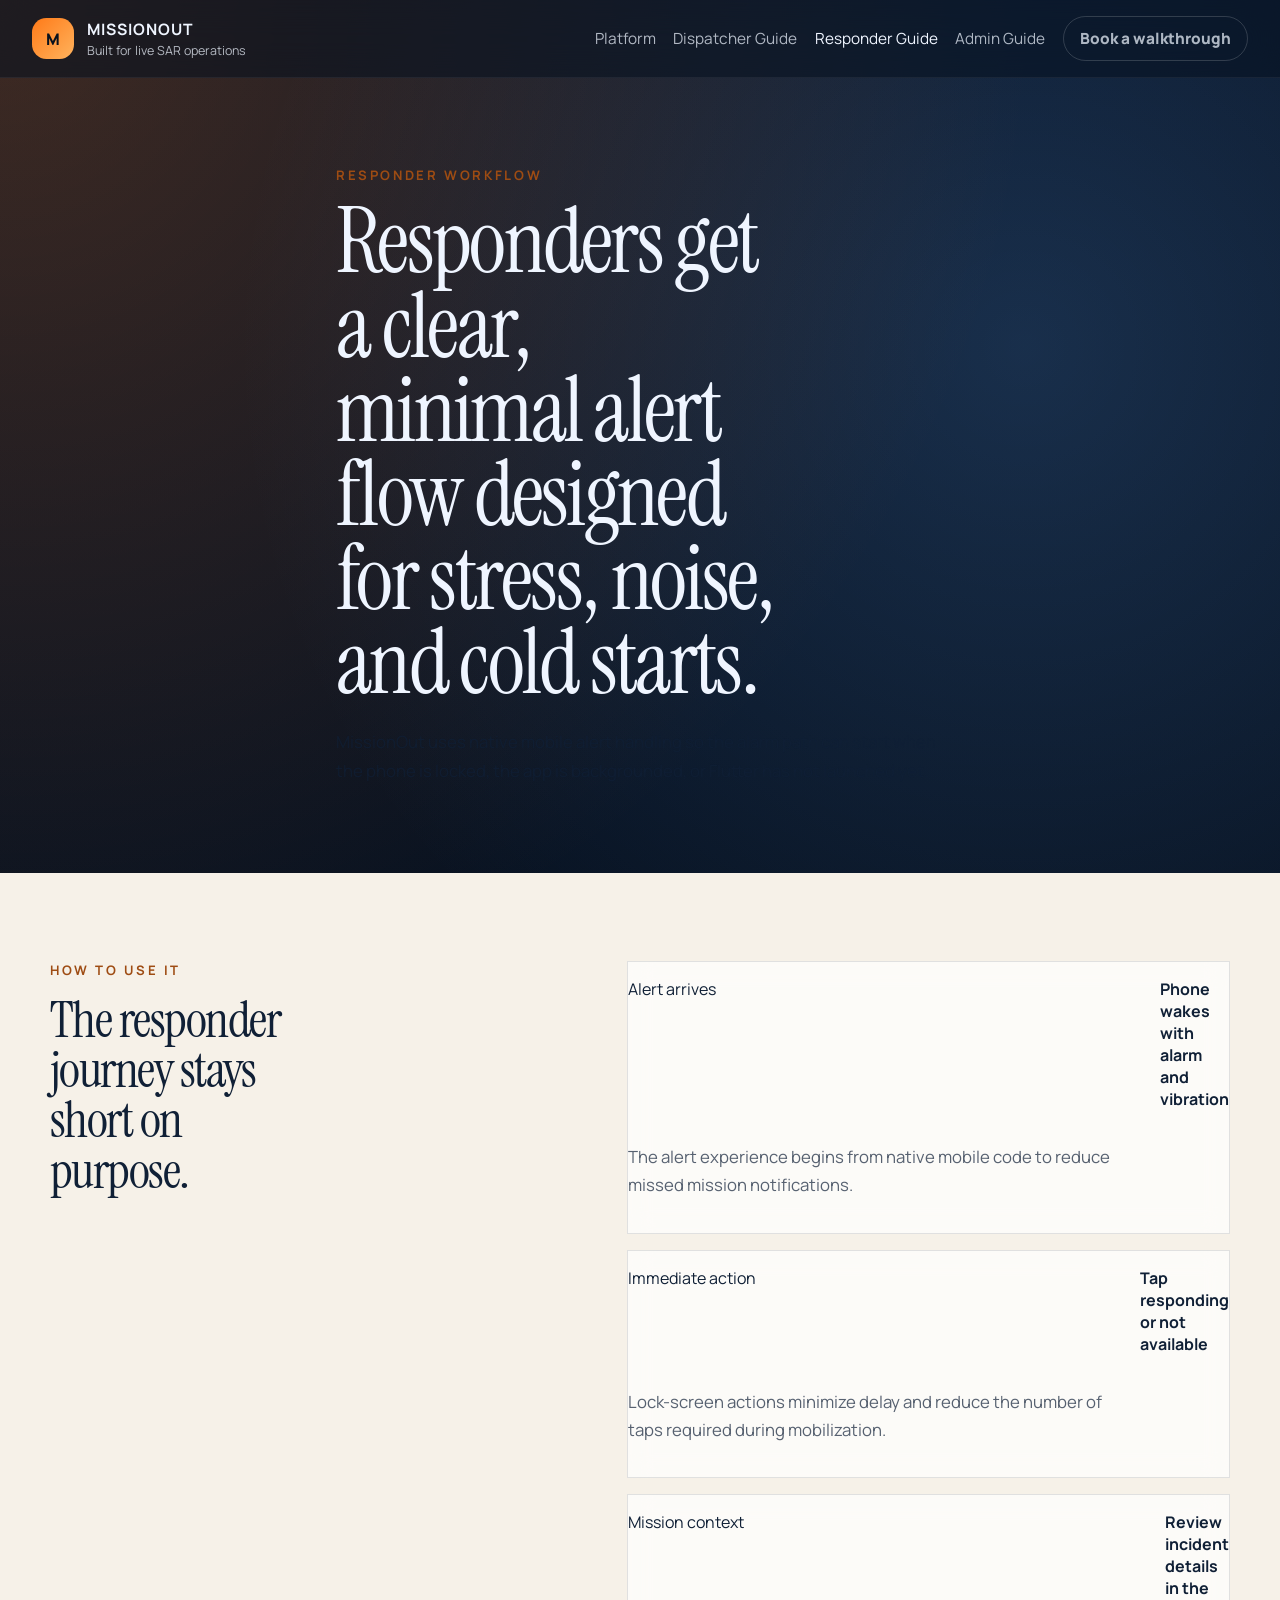
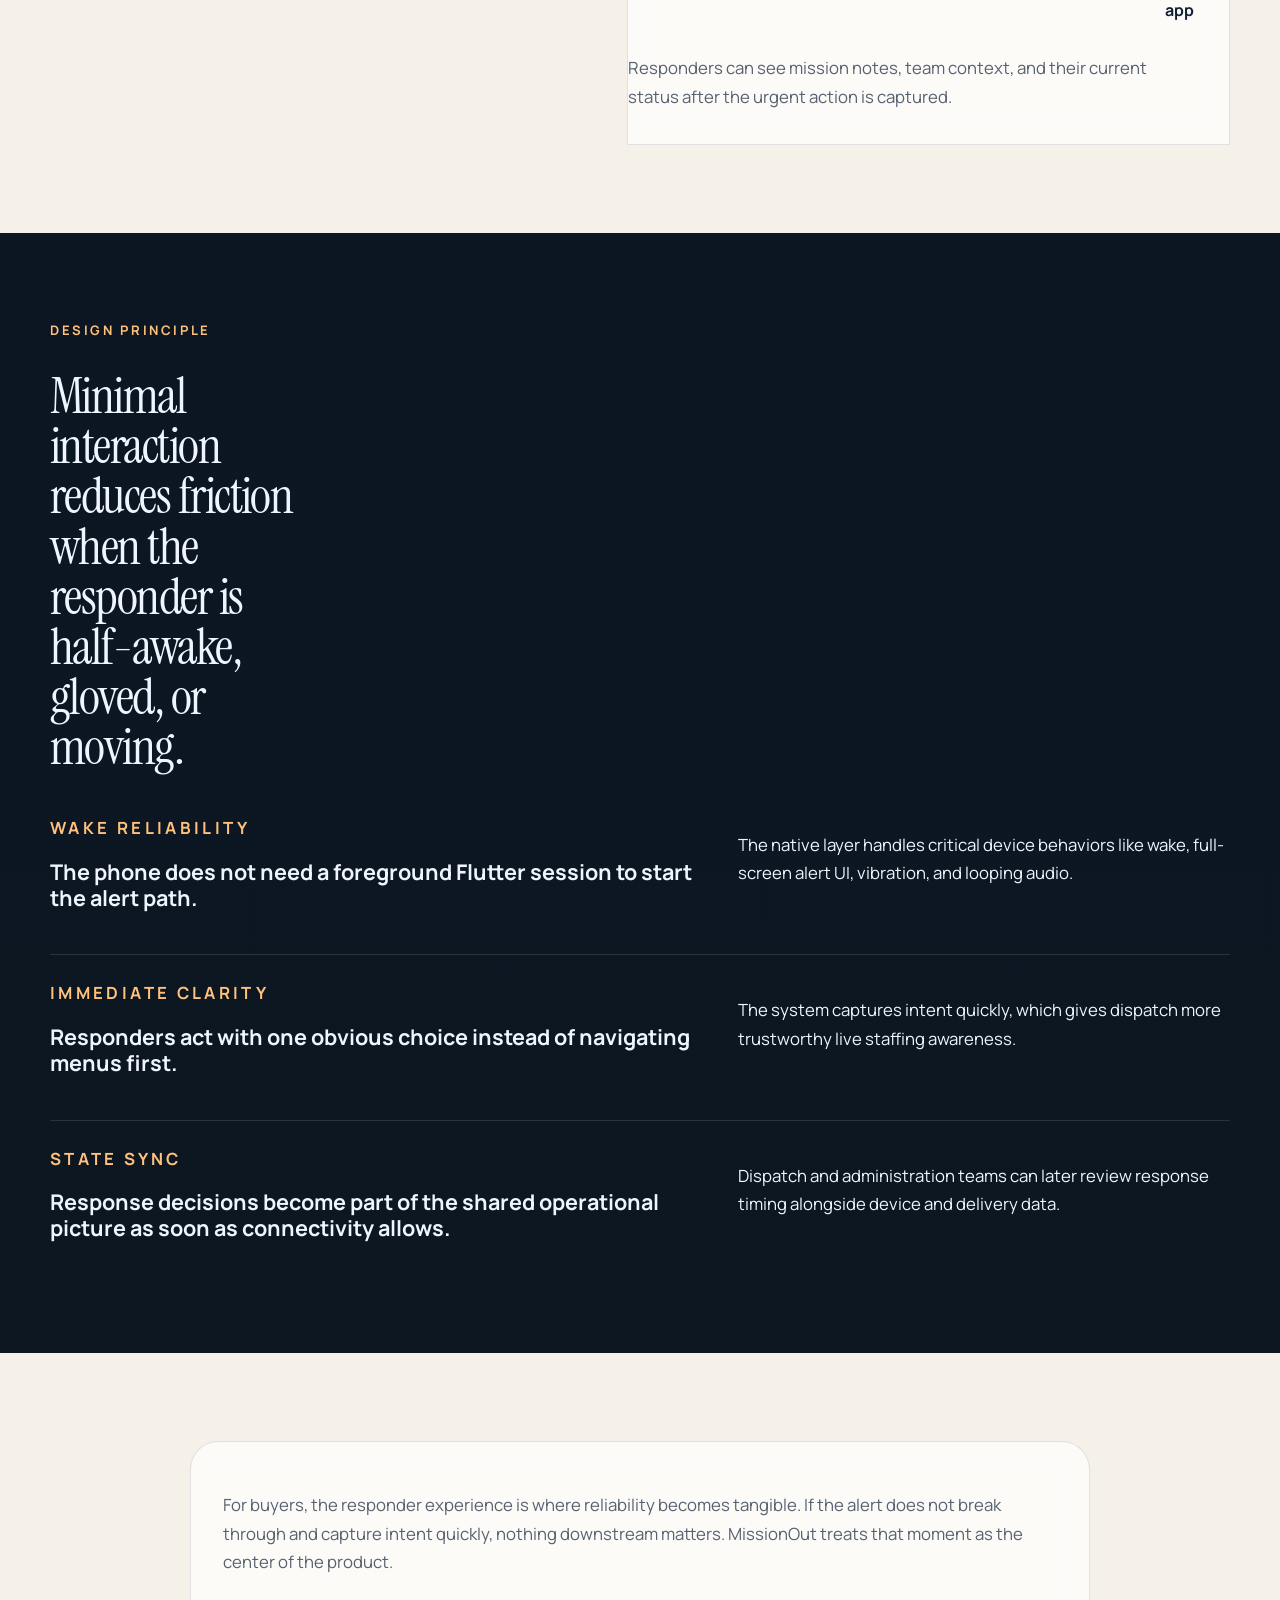
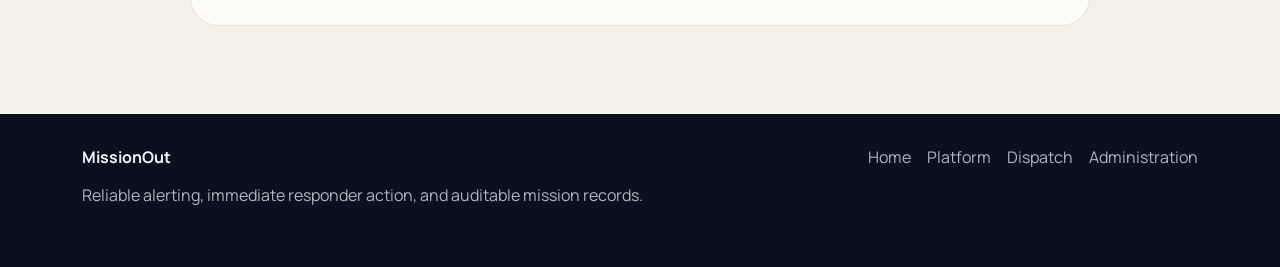
<file: website/brochure/responder-guide.html>
<!DOCTYPE html>
<html lang="en">
<head>
  <meta charset="UTF-8">
  <meta name="viewport" content="width=device-width, initial-scale=1.0">
  <meta name="description" content="See the MissionOut responder experience, including urgent mobile alerting, lock-screen actions, and response syncing.">
  <meta name="theme-color" content="#0d1b2a">
  <title>MissionOut | Responder Guide</title>
  <link rel="icon" type="image/svg+xml" href="favicon.svg">
  <link rel="manifest" href="manifest.json">
  <link rel="preconnect" href="https://fonts.googleapis.com">
  <link rel="preconnect" href="https://fonts.gstatic.com" crossorigin>
  <link href="https://fonts.googleapis.com/css2?family=Instrument+Serif:ital@0;1&family=Manrope:wght@400;500;600;700;800&display=swap" rel="stylesheet">
  <link rel="stylesheet" href="styles.css">
</head>
<body>
  <div class="page-shell">
    <header class="site-header">
      <a class="brand" href="index.html" aria-label="MissionOut home">
        <span class="brand-mark">M</span>
        <span class="brand-text">
          <strong>MissionOut</strong>
          <span>Built for live SAR operations</span>
        </span>
      </a>
      <button class="nav-toggle" type="button" aria-expanded="false" aria-controls="site-nav">
        <span></span>
        <span></span>
      </button>
      <nav class="site-nav" id="site-nav">
        <a href="product.html">Platform</a>
        <a href="dispatcher-guide.html">Dispatcher Guide</a>
        <a href="responder-guide.html" aria-current="page">Responder Guide</a>
        <a href="admin-guide.html">Admin Guide</a>
        <a class="button button-small button-ghost" href="index.html#contact">Book a walkthrough</a>
      </nav>
    </header>

    <main class="page-main">
      <section class="subhero reveal">
        <p class="eyebrow">Responder workflow</p>
        <h1>Responders get a clear, minimal alert flow designed for stress, noise, and cold starts.</h1>
        <p class="lede">
          MissionOut uses native mobile alert handling so the alarm path can start when the phone is locked, the app is
          backgrounded, or Flutter has not launched yet.
        </p>
      </section>

      <section class="section section-light">
        <div class="split-layout aligned-top">
          <div class="reveal">
            <p class="eyebrow">How to use it</p>
            <h2>The responder journey stays short on purpose.</h2>
          </div>
          <div class="phone-flow reveal">
            <div class="phone-card">
              <span>Alert arrives</span>
              <strong>Phone wakes with alarm and vibration</strong>
              <p>The alert experience begins from native mobile code to reduce missed mission notifications.</p>
            </div>
            <div class="phone-card">
              <span>Immediate action</span>
              <strong>Tap responding or not available</strong>
              <p>Lock-screen actions minimize delay and reduce the number of taps required during mobilization.</p>
            </div>
            <div class="phone-card">
              <span>Mission context</span>
              <strong>Review incident details in the app</strong>
              <p>Responders can see mission notes, team context, and their current status after the urgent action is captured.</p>
            </div>
          </div>
        </div>
      </section>

      <section class="section section-dark">
        <div class="section-heading reveal">
          <p class="eyebrow">Design principle</p>
          <h2>Minimal interaction reduces friction when the responder is half-awake, gloved, or moving.</h2>
        </div>
        <div class="feature-rows">
          <article class="feature-row reveal">
            <div>
              <p class="feature-kicker">Wake reliability</p>
              <h3>The phone does not need a foreground Flutter session to start the alert path.</h3>
            </div>
            <p>The native layer handles critical device behaviors like wake, full-screen alert UI, vibration, and looping audio.</p>
          </article>
          <article class="feature-row reveal">
            <div>
              <p class="feature-kicker">Immediate clarity</p>
              <h3>Responders act with one obvious choice instead of navigating menus first.</h3>
            </div>
            <p>The system captures intent quickly, which gives dispatch more trustworthy live staffing awareness.</p>
          </article>
          <article class="feature-row reveal">
            <div>
              <p class="feature-kicker">State sync</p>
              <h3>Response decisions become part of the shared operational picture as soon as connectivity allows.</h3>
            </div>
            <p>Dispatch and administration teams can later review response timing alongside device and delivery data.</p>
          </article>
        </div>
      </section>

      <section class="section section-light">
        <div class="quote-panel reveal">
          <p>
            For buyers, the responder experience is where reliability becomes tangible. If the alert does not break
            through and capture intent quickly, nothing downstream matters. MissionOut treats that moment as the center
            of the product.
          </p>
        </div>
      </section>
    </main>

    <footer class="site-footer">
      <div>
        <strong>MissionOut</strong>
        <p>Reliable alerting, immediate responder action, and auditable mission records.</p>
      </div>
      <div class="footer-links">
        <a href="index.html">Home</a>
        <a href="product.html">Platform</a>
        <a href="dispatcher-guide.html">Dispatch</a>
        <a href="admin-guide.html">Administration</a>
      </div>
    </footer>
  </div>
  <script src="app.js"></script>
</body>
</html>
</file>
<file: website/brochure/styles.css>
:root {
  --bg: #07111f;
  --bg-elevated: rgba(8, 17, 31, 0.82);
  --surface: #0f2138;
  --surface-soft: #132945;
  --surface-light: #f6f1e8;
  --surface-paper: #fffcf6;
  --text: #eff5ff;
  --text-muted: rgba(239, 245, 255, 0.72);
  --text-dark: #102036;
  --text-soft: rgba(16, 32, 54, 0.7);
  --line: rgba(255, 255, 255, 0.12);
  --line-dark: rgba(16, 32, 54, 0.12);
  --accent: #ff7a18;
  --accent-soft: #ffc27d;
  --success: #8bd3a8;
  --radius: 28px;
  --radius-small: 18px;
  --shadow: 0 24px 60px rgba(0, 0, 0, 0.28);
  --max-width: 1180px;
}

* {
  box-sizing: border-box;
}

html {
  scroll-behavior: smooth;
}

body {
  margin: 0;
  min-width: 320px;
  font-family: "Manrope", sans-serif;
  background:
    radial-gradient(circle at top left, rgba(255, 122, 24, 0.22), transparent 28%),
    radial-gradient(circle at 80% 10%, rgba(98, 173, 255, 0.18), transparent 24%),
    linear-gradient(180deg, #091426 0%, #07111f 36%, #08111d 100%);
  color: var(--text);
}

a {
  color: inherit;
  text-decoration: none;
}

img {
  max-width: 100%;
  display: block;
}

.page-shell {
  position: relative;
  overflow: clip;
}

.site-header,
.site-footer,
.section,
.subhero {
  padding-left: clamp(1.25rem, 3vw, 2rem);
  padding-right: clamp(1.25rem, 3vw, 2rem);
}

.site-header {
  position: sticky;
  top: 0;
  z-index: 30;
  display: flex;
  align-items: center;
  justify-content: space-between;
  gap: 1rem;
  width: 100%;
  max-width: 100%;
  padding-top: 1rem;
  padding-bottom: 1rem;
  backdrop-filter: blur(20px);
  background: rgba(7, 17, 31, 0.55);
  border-bottom: 1px solid rgba(255, 255, 255, 0.06);
}

.brand {
  display: inline-flex;
  align-items: center;
  gap: 0.85rem;
}

.brand-mark {
  display: inline-grid;
  place-items: center;
  width: 2.6rem;
  height: 2.6rem;
  border-radius: 0.9rem;
  background: linear-gradient(135deg, var(--accent), #ffb35d);
  color: #08111d;
  font-weight: 800;
}

.brand-text {
  display: grid;
  gap: 0.1rem;
}

.brand-text strong {
  font-size: 0.98rem;
  letter-spacing: 0.06em;
  text-transform: uppercase;
}

.brand-text span {
  color: var(--text-muted);
  font-size: 0.78rem;
}

.site-nav {
  display: flex;
  align-items: center;
  gap: 1.1rem;
}

.site-nav a {
  font-size: 0.96rem;
  color: var(--text-muted);
}

.site-nav a[aria-current="page"],
.site-nav a:hover {
  color: var(--text);
}

.nav-toggle {
  display: none;
  width: 3rem;
  height: 3rem;
  border: 1px solid var(--line);
  border-radius: 999px;
  background: transparent;
  color: var(--text);
}

.nav-toggle span {
  display: block;
  width: 1rem;
  height: 2px;
  margin: 0.25rem auto;
  background: currentColor;
}

.hero,
.subhero,
.site-footer,
.section-inner {
  width: min(var(--max-width), calc(100% - 2rem));
  margin: 0 auto;
}

.hero {
  display: grid;
  grid-template-columns: 1.1fr 0.95fr;
  gap: clamp(2rem, 4vw, 4rem);
  align-items: center;
  min-height: calc(100svh - 88px);
  padding: 3.5rem clamp(1.25rem, 3vw, 2rem) 4rem;
}

.hero-copy,
.subhero {
  max-width: 42rem;
}

.eyebrow,
.feature-kicker,
.panel-label {
  margin: 0 0 1rem;
  color: var(--accent-soft);
  font-size: 0.82rem;
  font-weight: 700;
  letter-spacing: 0.2em;
  text-transform: uppercase;
}

h1,
h2,
h3,
strong {
  margin: 0;
}

h1,
h2 {
  font-family: "Instrument Serif", serif;
  font-weight: 400;
  letter-spacing: -0.03em;
}

h1 {
  font-size: clamp(3.5rem, 7vw, 6.9rem);
  line-height: 0.94;
  max-width: 11ch;
}

h2 {
  font-size: clamp(2.4rem, 4vw, 4.2rem);
  line-height: 0.98;
  max-width: 12ch;
}

h3 {
  font-size: 1.35rem;
  line-height: 1.2;
}

.lede,
.feature-row p,
.story-card strong,
.timeline-step p,
.metric strong,
.info-panel strong,
.process-item p,
.guide-step p,
.role-item p,
.quote-panel p,
.phone-card p,
.check-list p {
  font-size: 1.05rem;
  line-height: 1.7;
}

.lede {
  color: var(--text-muted);
  max-width: 39rem;
  margin: 1.4rem 0 0;
}

.lede.compact {
  max-width: 32rem;
}

.hero-actions {
  display: flex;
  flex-wrap: wrap;
  gap: 0.9rem;
  margin-top: 2rem;
}

.button {
  display: inline-flex;
  align-items: center;
  justify-content: center;
  min-height: 3.25rem;
  padding: 0.85rem 1.35rem;
  border-radius: 999px;
  background: linear-gradient(135deg, var(--accent), #ffb861);
  color: #08111d;
  font-weight: 800;
  box-shadow: var(--shadow);
}

.button:hover {
  transform: translateY(-1px);
}

.button-secondary,
.button-ghost {
  background: transparent;
  color: var(--text);
  border: 1px solid rgba(255, 255, 255, 0.16);
  box-shadow: none;
}

.button-small {
  min-height: 2.7rem;
  padding: 0.7rem 1rem;
}

.signal-list {
  display: grid;
  gap: 0.8rem;
  padding: 0;
  margin: 2rem 0 0;
  list-style: none;
}

.signal-list li {
  position: relative;
  padding-left: 1.2rem;
  color: var(--text-muted);
}

.signal-list li::before {
  content: "";
  position: absolute;
  left: 0;
  top: 0.72rem;
  width: 0.45rem;
  height: 0.45rem;
  border-radius: 999px;
  background: var(--accent);
}

.hero-visual {
  position: relative;
  min-height: 38rem;
  border-radius: 2.2rem;
  background:
    radial-gradient(circle at 10% 20%, rgba(255, 122, 24, 0.18), transparent 30%),
    linear-gradient(180deg, rgba(255, 255, 255, 0.06), rgba(255, 255, 255, 0.02)),
    #0c1a2e;
  border: 1px solid var(--line);
  box-shadow: var(--shadow);
  overflow: hidden;
}

.hero-map {
  position: absolute;
  inset: 0;
  background:
    linear-gradient(rgba(255, 255, 255, 0.08) 1px, transparent 1px),
    linear-gradient(90deg, rgba(255, 255, 255, 0.08) 1px, transparent 1px);
  background-size: 84px 84px;
  mask-image: linear-gradient(180deg, rgba(0, 0, 0, 0.92), transparent);
}

.hero-panel,
.hero-grid,
.story-card,
.metric,
.info-panel,
.guide-step,
.role-item,
.quote-panel,
.phone-card {
  background: rgba(255, 255, 255, 0.04);
  border: 1px solid var(--line);
  backdrop-filter: blur(12px);
}

.hero-panel {
  position: absolute;
  width: min(20rem, calc(100% - 2rem));
  padding: 1.35rem;
  border-radius: var(--radius-small);
}

.hero-panel p {
  margin: 0.55rem 0 0;
  color: var(--text-muted);
  line-height: 1.65;
}

.hero-panel-primary {
  top: 2rem;
  right: 2rem;
}

.hero-panel-secondary {
  left: 2rem;
  bottom: 8.6rem;
}

.hero-grid {
  position: absolute;
  left: 2rem;
  right: 2rem;
  bottom: 2rem;
  display: grid;
  grid-template-columns: repeat(3, 1fr);
  gap: 1rem;
  padding: 1rem;
  border-radius: var(--radius-small);
}

.hero-grid span {
  display: block;
  font-size: 1.65rem;
  font-weight: 800;
}

.hero-grid p {
  margin: 0.35rem 0 0;
  color: var(--text-muted);
  line-height: 1.45;
}

.section,
.subhero {
  padding-top: 5.5rem;
  padding-bottom: 5.5rem;
}

.section-dark {
  background: rgba(255, 255, 255, 0.02);
}

.section-light {
  background: var(--surface-light);
  color: var(--text-dark);
}

.section-accent {
  background:
    radial-gradient(circle at 85% 15%, rgba(255, 122, 24, 0.18), transparent 24%),
    linear-gradient(180deg, #15243a 0%, #0d1b2a 100%);
}

.section-heading,
.feature-rows,
.story-grid,
.split-layout,
.metrics-grid,
.info-grid,
.process-list,
.guide-grid {
  width: min(var(--max-width), calc(100% - 2rem));
  margin: 0 auto;
}

.section-heading {
  display: grid;
  gap: 1rem;
  margin-bottom: 2.6rem;
}

.section-light .eyebrow,
.section-light .feature-kicker,
.section-light .panel-label,
.subhero .eyebrow {
  color: #9e4c13;
}

.section-light .lede,
.section-light p,
.section-light a,
.subhero .lede {
  color: var(--text-soft);
}

.feature-rows {
  display: grid;
  gap: 1.25rem;
}

.feature-row {
  display: grid;
  grid-template-columns: 1.2fr 0.9fr;
  gap: 2rem;
  align-items: start;
  padding: 1.5rem 0;
  border-top: 1px solid rgba(255, 255, 255, 0.12);
}

.feature-row:first-child {
  border-top: 0;
  padding-top: 0;
}

.story-grid,
.metrics-grid,
.info-grid,
.guide-grid {
  display: grid;
  gap: 1rem;
}

.story-grid {
  grid-template-columns: repeat(2, minmax(0, 1fr));
}

.story-card,
.metric,
.info-panel,
.guide-step {
  padding: 1.4rem;
  border-radius: var(--radius);
}

.story-card span,
.metric span,
.info-panel span,
.guide-step span {
  display: inline-block;
  margin-bottom: 0.8rem;
  color: inherit;
  font-size: 0.86rem;
  font-weight: 800;
  letter-spacing: 0.12em;
  text-transform: uppercase;
  opacity: 0.72;
}

.story-card strong,
.metric strong,
.info-panel strong {
  display: block;
}

.split-layout {
  display: grid;
  grid-template-columns: 0.95fr 1.05fr;
  gap: 2rem;
  align-items: center;
}

.aligned-top {
  align-items: start;
}

.timeline,
.role-stack,
.phone-flow,
.check-list {
  display: grid;
  gap: 1rem;
}

.timeline-step,
.role-item,
.phone-card,
.check-list > div {
  display: grid;
  grid-template-columns: auto 1fr;
  gap: 1rem;
  padding: 1rem 0;
  border-top: 1px solid rgba(255, 255, 255, 0.12);
}

.timeline-step:first-child,
.check-list > div:first-child {
  border-top: 0;
  padding-top: 0;
}

.timeline-step span {
  font-size: 0.9rem;
  color: var(--accent-soft);
  font-weight: 800;
  letter-spacing: 0.14em;
}

.metrics-grid,
.info-grid,
.guide-grid {
  grid-template-columns: repeat(2, minmax(0, 1fr));
}

.metrics-section .metric,
.section-light .info-panel,
.section-light .guide-step,
.section-light .role-item,
.section-light .quote-panel,
.section-light .phone-card {
  background: rgba(255, 255, 255, 0.7);
  border: 1px solid var(--line-dark);
}

.process-list {
  display: grid;
  gap: 1rem;
}

.process-item {
  display: grid;
  grid-template-columns: auto 1fr;
  gap: 1.1rem;
  padding: 1.25rem 0;
  border-top: 1px solid rgba(255, 255, 255, 0.12);
}

.process-item:first-child {
  padding-top: 0;
  border-top: 0;
}

.process-item span {
  display: inline-grid;
  place-items: center;
  width: 2.4rem;
  height: 2.4rem;
  border-radius: 999px;
  background: rgba(255, 122, 24, 0.16);
  color: var(--accent-soft);
  font-weight: 800;
}

.quote-panel {
  width: min(900px, calc(100% - 2rem));
  margin: 0 auto;
  padding: 2rem;
  border-radius: var(--radius);
}

.final-cta {
  background:
    radial-gradient(circle at 20% 20%, rgba(255, 122, 24, 0.2), transparent 30%),
    linear-gradient(180deg, #0b1728 0%, #07111f 100%);
}

.final-cta-panel {
  width: min(980px, calc(100% - 2rem));
  margin: 0 auto;
  padding: 2.4rem;
  border-radius: 2rem;
  background: rgba(255, 255, 255, 0.04);
  border: 1px solid var(--line);
  box-shadow: var(--shadow);
}

.site-footer {
  display: flex;
  justify-content: space-between;
  gap: 2rem;
  align-items: start;
  padding-top: 2rem;
  padding-bottom: 2.8rem;
}

.site-footer p,
.footer-links a {
  color: var(--text-muted);
}

.footer-links {
  display: flex;
  flex-wrap: wrap;
  gap: 1rem;
}

.reveal {
  opacity: 0;
  transform: translateY(24px);
  transition: opacity 700ms ease, transform 700ms ease;
}

.reveal.is-visible {
  opacity: 1;
  transform: translateY(0);
}

@media (prefers-reduced-motion: reduce) {
  html {
    scroll-behavior: auto;
  }

  .reveal {
    opacity: 1;
    transform: none;
    transition: none;
  }

  .button:hover {
    transform: none;
  }
}

@media (max-width: 960px) {
  .hero,
  .split-layout,
  .feature-row,
  .story-grid,
  .metrics-grid,
  .info-grid,
  .guide-grid {
    grid-template-columns: 1fr;
  }

  .hero {
    min-height: auto;
    padding-top: 2.5rem;
  }

  .hero-visual {
    min-height: 32rem;
  }
}

@media (max-width: 760px) {
  .nav-toggle {
    display: inline-block;
  }

  .site-nav {
    position: absolute;
    top: calc(100% + 0.75rem);
    right: 1rem;
    left: 1rem;
    display: none;
    flex-direction: column;
    align-items: stretch;
    padding: 1rem;
    border-radius: 1.25rem;
    background: rgba(7, 17, 31, 0.95);
    border: 1px solid var(--line);
    box-shadow: var(--shadow);
  }

  .site-nav.is-open {
    display: flex;
  }

  h1 {
    font-size: clamp(2.8rem, 15vw, 4.3rem);
  }

  h2 {
    font-size: clamp(2rem, 10vw, 3rem);
  }

  .hero-grid {
    grid-template-columns: 1fr;
  }

  .hero-panel-primary,
  .hero-panel-secondary {
    position: relative;
    inset: auto;
    width: auto;
    margin: 1rem;
  }

  .hero-panel-secondary {
    margin-top: 10rem;
  }

  .hero-grid {
    left: 1rem;
    right: 1rem;
    bottom: 1rem;
  }

  .site-footer {
    flex-direction: column;
  }
}
</file>
